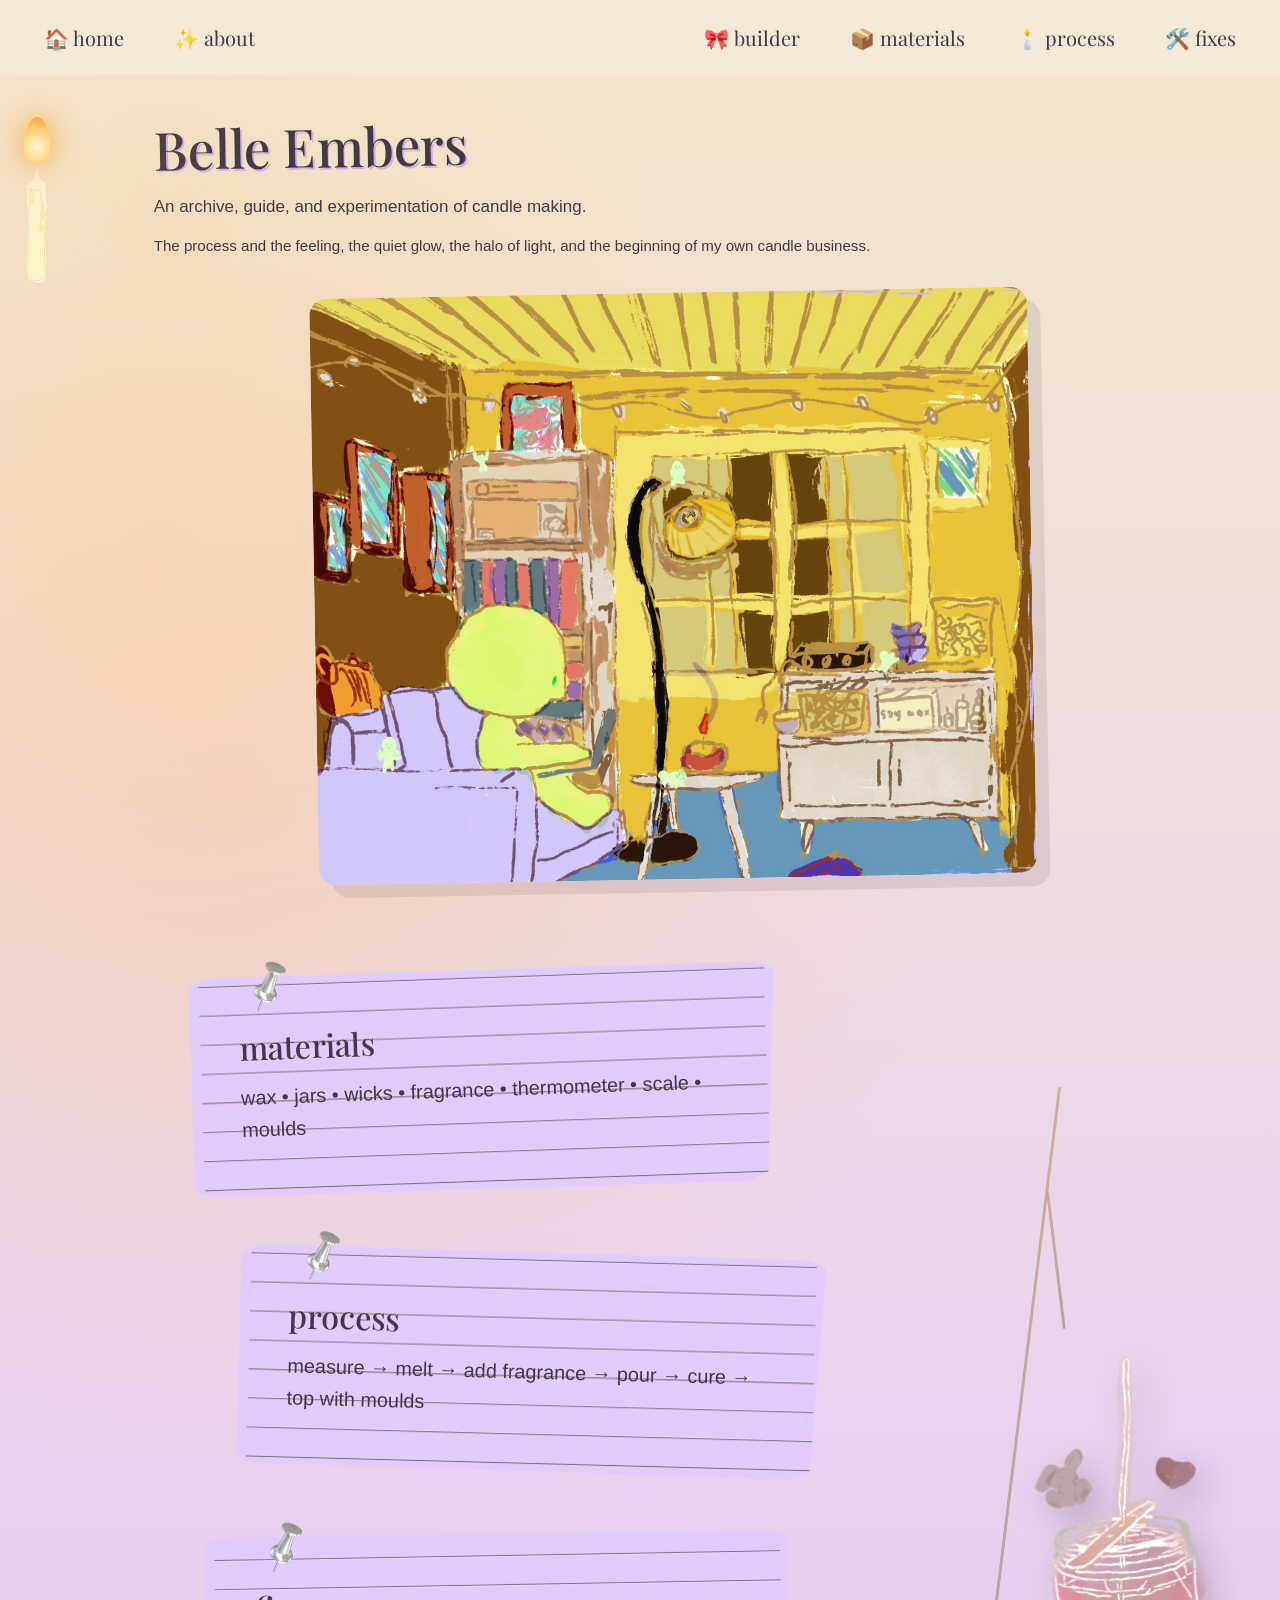
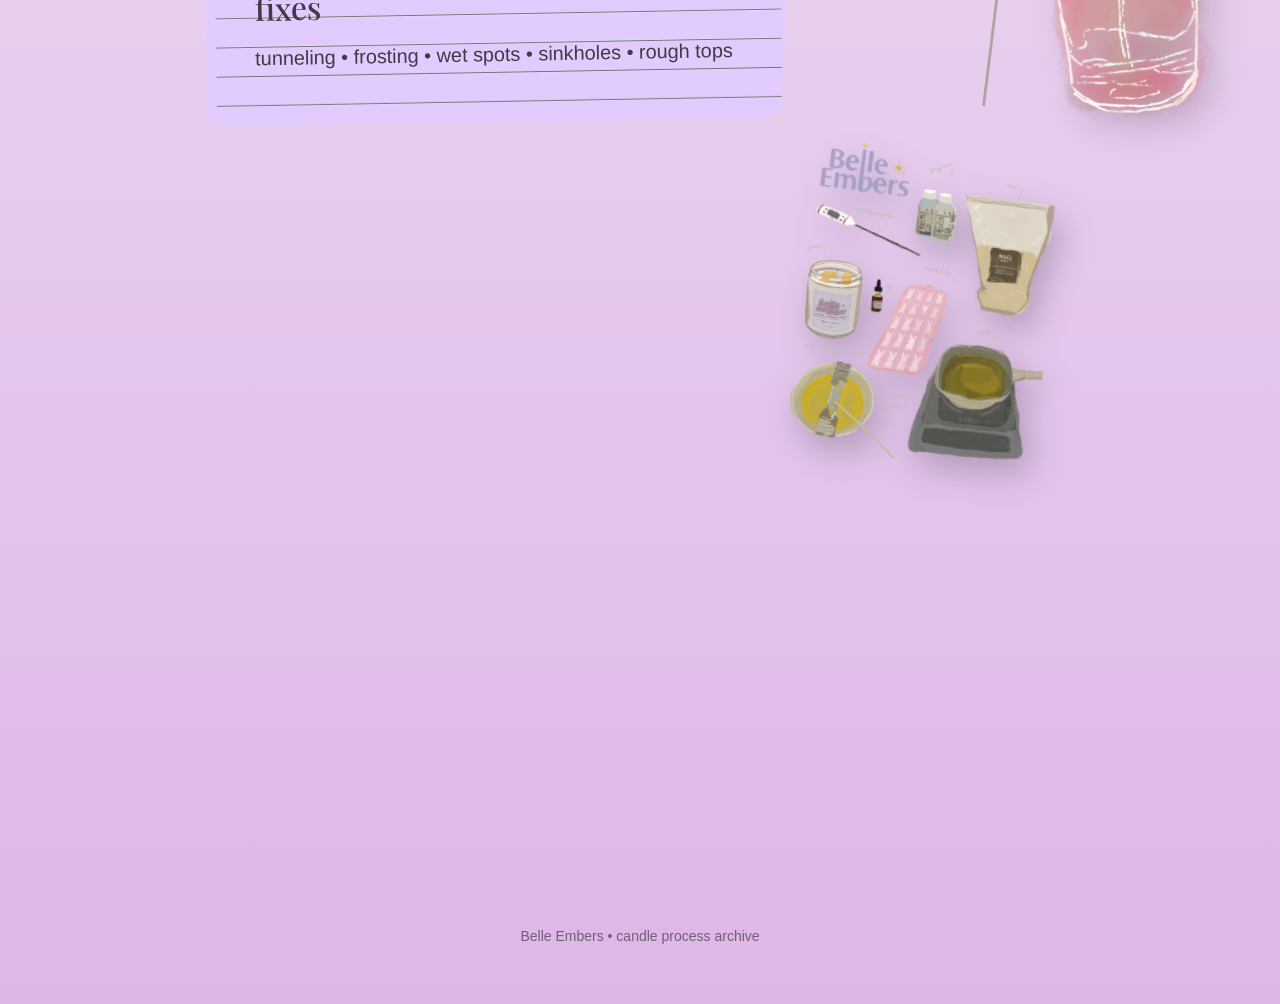
<file: index.html>
<!DOCTYPE html>
<html lang="en">
<head>
  <meta charset="UTF-8">

  <!-- this is the title that shows on the browser tab -->
  <title>Belle Embers</title>

  <meta name="viewport" content="width=device-width, initial-scale=1.0">

  <!-- little icon in the browser tab -->
  <!-- <link rel="icon" type="image/png" href="Candle icon .png"> -->

  <!-- connecting to google fonts -->
  <link rel="preconnect" href="https://fonts.googleapis.com">
  <link rel="preconnect" href="https://fonts.gstatic.com" crossorigin>

  <!-- importing playfair display font -->
  <link href="https://fonts.googleapis.com/css2?family=Playfair+Display:wght@500&display=swap" rel="stylesheet">

  <!-- linking my css file -->
  <link rel="stylesheet" href="candle.css">
</head>

<body class="home">

  <!-- navigation menu -->
  <nav class="menu">
    <div class="menu-left">
      <a href="index.html" class="active">🏠 home</a>
      <a href="about.html">✨ about</a>
    </div>

    <div class="menu-right">
      <a href="builder.html">🎀 builder</a>
      <a href="materials.html">📦 materials</a>
      <a href="process.html">🕯️ process</a>
      <a href="fixes.html">🛠️ fixes</a>
    </div>
  </nav>

  <!-- this is my candle that stays on the left side of the screen -->
  <div class="left-candle">
    <div id="taper" class="taper-wrap">

      <!-- flame -->
      <div id="flame" class="flame"></div>

      <!-- little glowing embers around the flame -->
      <div class="ember ember-one"></div>
      <div class="ember ember-two"></div>
      <div class="ember ember-three"></div>
      <div class="ember ember-four"></div>

      <!-- candle drawing image -->
      <img src="Candle drawing.svg" class="candle-img" alt="Candle drawing">

      <!-- glow around the flame -->
      <div id="flameHalo" class="flame-halo"></div>
    </div>
  </div>

  <!-- main page content -->
  <main class="wall">
    <div id="scene" class="scene">

      <!-- main title -->
      <h1 class="title">Belle Embers</h1>

      <!-- intro text -->
      <p class="intro">
        An archive, guide, and experimentation of candle making.
      </p>

      <p>
        The process and the feeling, the quiet glow, the halo of light, and the beginning of my own candle business.
      </p>

      <!-- large room image -->
      <img src="Room.jpg" class="room" alt="Belle Embers room scene">

      <!-- information cards -->
      <a href="materials.html" class="card-link">
        <section class="text-block card-one">
          <h2>materials</h2>
          <p>wax • jars • wicks • fragrance • thermometer • scale • moulds</p>
        </section>
      </a>

      <a href="process.html" class="card-link">
        <section class="text-block card-two">
          <h2>process</h2>
          <p>measure → melt → add fragrance → pour → cure → top with moulds</p>
        </section>
      </a>

      <a href="fixes.html" class="card-link">
        <section class="text-block card-three">
          <h2>fixes</h2>
          <p>tunneling • frosting • wet spots • sinkholes • rough tops</p>
        </section>
      </a>

      <!-- hanging decorative drawings -->
      <div class="hanging-piece piece-one">
        <span class="piece-string"></span>
        <img src="Jarbunny.png" alt="Jar bunny drawing">
      </div>

      <div class="hanging-piece piece-two">
        <span class="piece-string"></span>
        <img src="Belle embers.png" alt="Belle Embers drawing">
      </div>

      <!-- sparkles that appear as you scroll -->
      <div class="sparkle sparkle-one"></div>
      <div class="sparkle sparkle-two"></div>
      <div class="sparkle sparkle-three"></div>
      <div class="sparkle sparkle-four"></div>
      <div class="sparkle sparkle-five"></div>
      <div class="sparkle sparkle-six"></div>

    </div>
  </main>

  <!-- footer -->
  <footer class="footer">
    Belle Embers • candle process archive
  </footer>

  <!-- linking my javascript -->
  <script src="candle.js"></script>
</body>
</html>
</file>
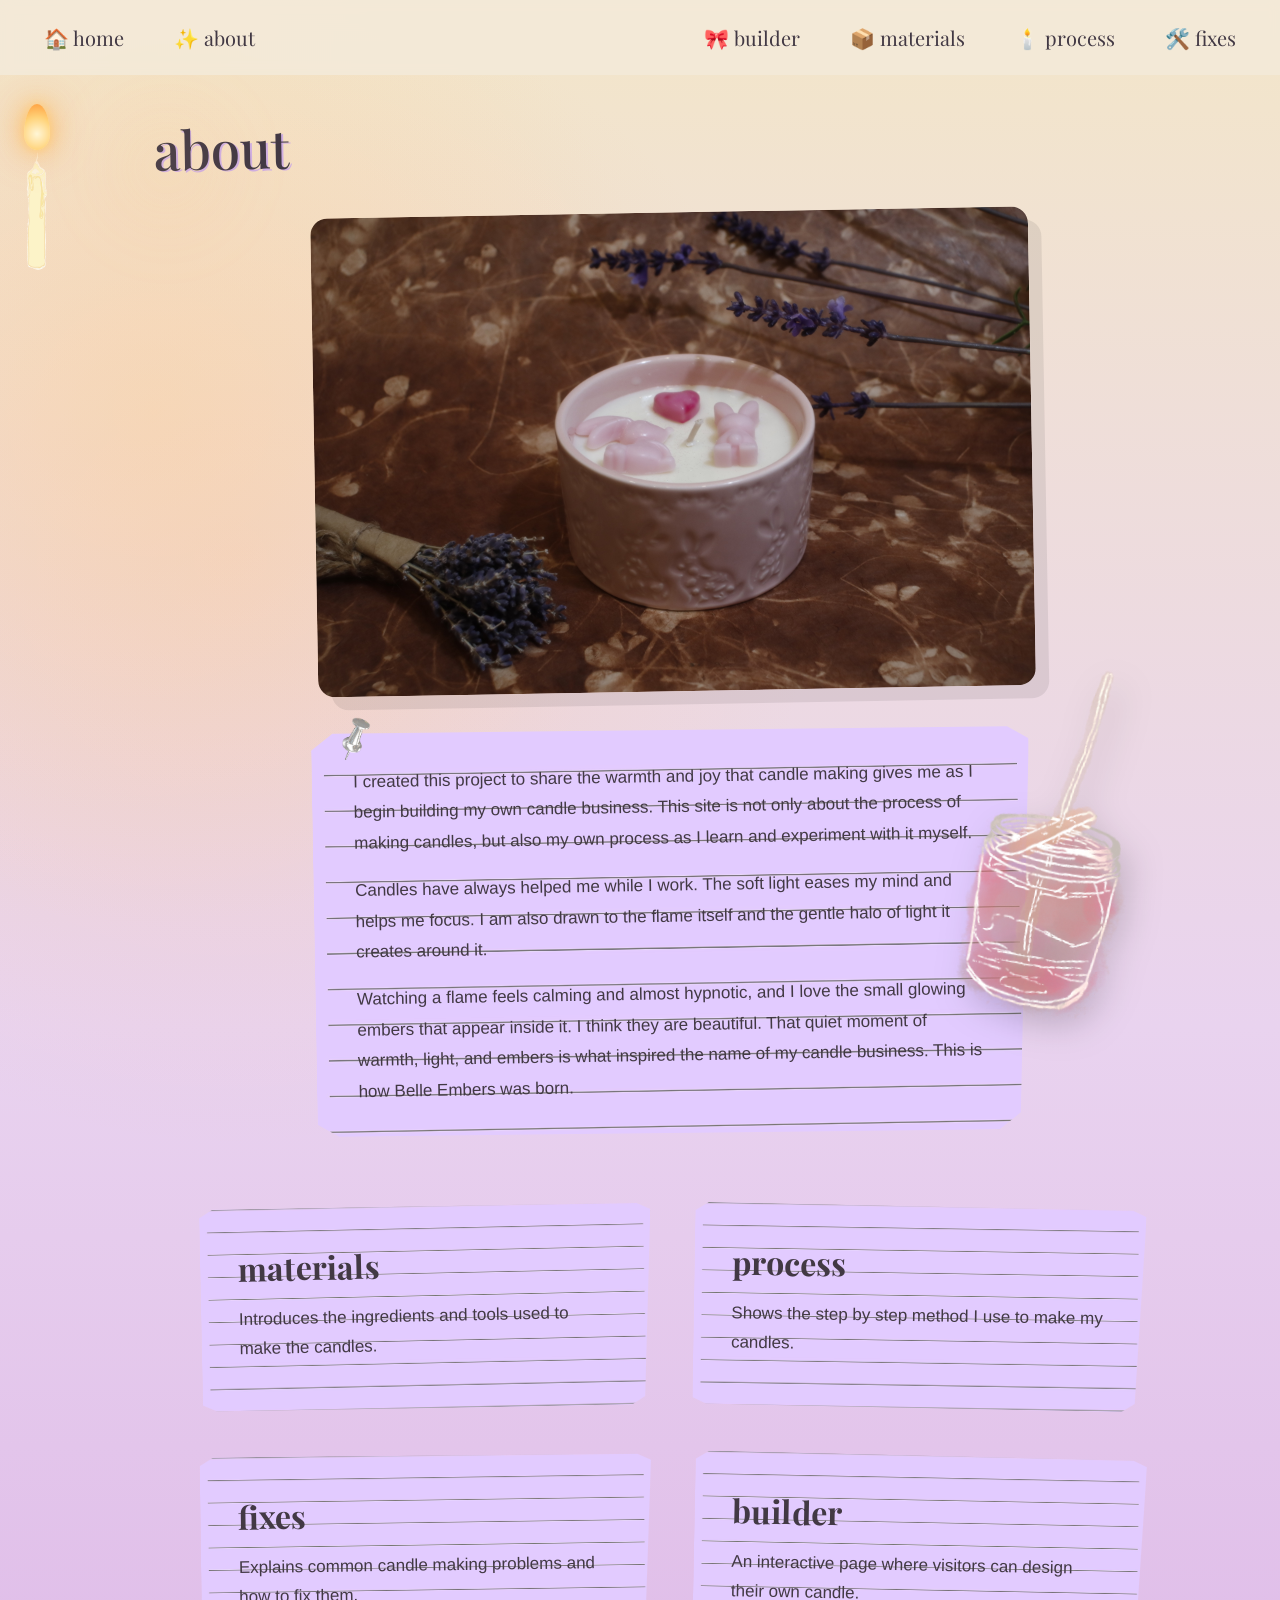
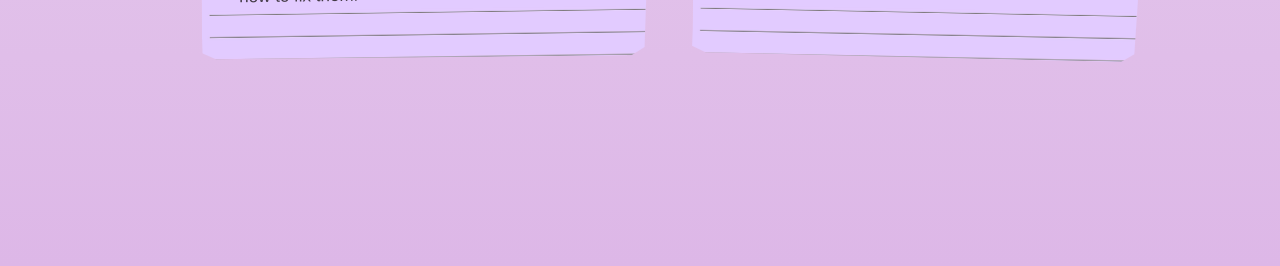
<file: about.html>
<!DOCTYPE html>
<html lang="en">
<head>
  <meta charset="UTF-8">
  <title>About • Belle Embers</title>
  <meta name="viewport" content="width=device-width, initial-scale=1.0">

  <link rel="icon" type="image/png" href="candle-icon.png">

  <link rel="preconnect" href="https://fonts.googleapis.com">
  <link rel="preconnect" href="https://fonts.gstatic.com" crossorigin>
  <link href="https://fonts.googleapis.com/css2?family=Playfair+Display:wght@500&display=swap" rel="stylesheet">

  <link rel="stylesheet" href="candle.css">
</head>

<body class="about-home">

  <nav class="menu">
    <div class="menu-left">
      <a href="index.html">🏠 home</a>
      <a href="about.html" class="active">✨ about</a>
    </div>

    <div class="menu-right">
      <a href="builder.html">🎀 builder</a>
      <a href="materials.html">📦 materials</a>
      <a href="process.html">🕯️ process</a>
      <a href="fixes.html">🛠️ fixes</a>
    </div>
  </nav>

  <div class="left-candle">
    <div id="taper" class="taper-wrap">
      <div id="flame" class="flame"></div>

      <div class="ember ember-one"></div>
      <div class="ember ember-two"></div>
      <div class="ember ember-three"></div>
      <div class="ember ember-four"></div>

      <img src="Candle drawing.svg" class="candle-img" alt="Candle drawing">
      <div id="flameHalo" class="flame-halo"></div>
    </div>
  </div>

  <main class="wall">
    <div id="aboutScene" class="about-scene">

      <h1 class="title">about</h1>

      <img src="aboutbelle.JPG" class="about-hero" alt="Belle Embers candles">

      <img src="Jar.png" class="about-jar" alt="Jar drawing">

      <section class="about-intro-block">
        <p class="about-intro">
          I created this project to share the warmth and joy that candle making gives me as I begin building my own candle business. This site is not only about the process of making candles, but also my own process as I learn and experiment with it myself.
        </p>

        <p class="about-intro">
          Candles have always helped me while I work. The soft light eases my mind and helps me focus. I am also drawn to the flame itself and the gentle halo of light it creates around it.
        </p>

        <p class="about-intro">
          Watching a flame feels calming and almost hypnotic, and I love the small glowing embers that appear inside it. I think they are beautiful. That quiet moment of warmth, light, and embers is what inspired the name of my candle business. This is how Belle Embers was born.
        </p>
      </section>

      <div class="about-grid">
        <section class="about-card">
          <h2>materials</h2>
          <p>Introduces the ingredients and tools used to make the candles.</p>
        </section>

        <section class="about-card">
          <h2>process</h2>
          <p>Shows the step by step method I use to make my candles.</p>
        </section>

        <section class="about-card">
          <h2>fixes</h2>
          <p>Explains common candle making problems and how to fix them.</p>
        </section>

        <section class="about-card">
          <h2>builder</h2>
          <p>An interactive page where visitors can design their own candle.</p>
        </section>
      </div>

    </div>
  </main>

  <script src="candle.js"></script>
</body>
</html>
</file>
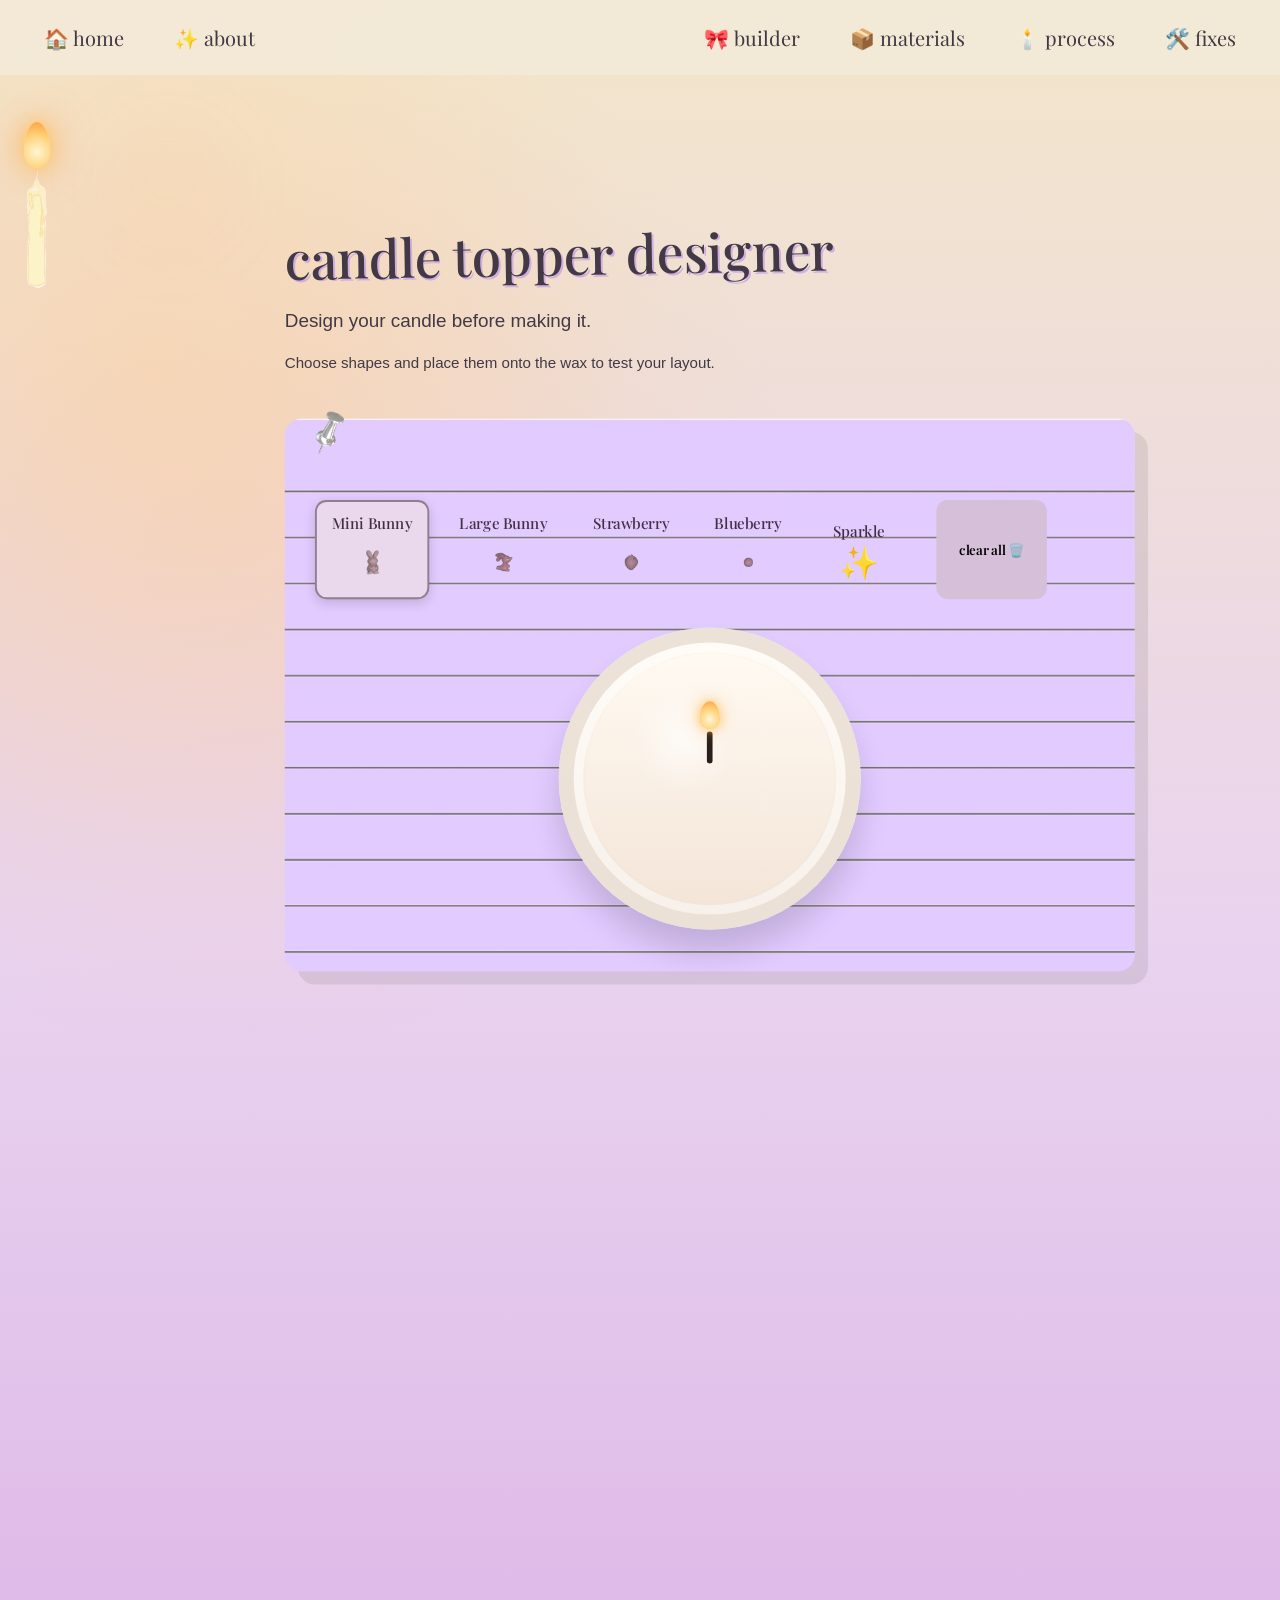
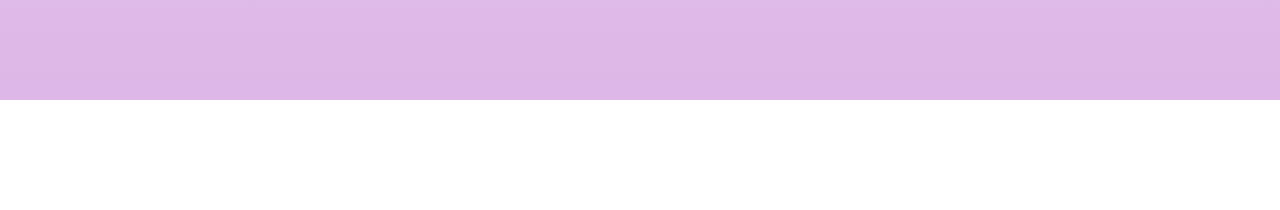
<file: builder.html>
<!DOCTYPE html>
<html lang="en">
<head>
  <meta charset="UTF-8">
  <title>Builder • Belle Embers</title>
  <meta name="viewport" content="width=device-width, initial-scale=1.0">

  <link rel="icon" type="image/png" href="candle-icon.png">
  <link rel="preconnect" href="https://fonts.googleapis.com">
  <link rel="preconnect" href="https://fonts.gstatic.com" crossorigin>
  <link href="https://fonts.googleapis.com/css2?family=Playfair+Display:wght@500&display=swap" rel="stylesheet">
  <link rel="stylesheet" href="candle.css">

  <style>
    .builder-intro{
      max-width:760px;
      margin-top:22px;
      font-size:20px;
      line-height:1.6;
    }

    .builder-scene{
      position:relative;
      width:1330px;
      min-height:1800px;
      margin:0 auto;
      padding:110px 80px 220px 220px;
      transform-origin:top center;
    }

    .builder-box{
      position:relative;
      width:900px;
      max-width:100%;
      margin-top:50px;
      padding:36px 32px 44px;
    }

    .builder-box::after{
      content:"";
      position:absolute;
      inset:0;
      z-index:-1;
      background-image:url("purpleindex.jpg");
      background-size:cover;
      background-position:center;
      box-shadow:14px 14px 0 rgba(0,0,0,.08);
      border-radius:18px;
    }

    .builder-box::before{
      content:"";
      position:absolute;
      top:-14px;
      left:18px;
      width:60px;
      height:60px;
      background-image:url("silverpushpin.png");
      background-size:contain;
      background-repeat:no-repeat;
    }

    .builder-box h2{
      font-family:"Playfair Display", serif;
      font-size:32px;
    }

    .builder-controls{
      display:flex;
      flex-wrap:wrap;
      gap:16px;
      margin:50px 0 30px;
    }

    .builder-controls button{
      border:none;
      background:none;
      cursor:pointer;
      display:flex;
      flex-direction:column;
      align-items:center;
      gap:6px;
    }

    .builder-controls button .topper-title{
      font-family:"Playfair Display", serif;
      font-size:16px;
      font-weight:500;
      color:#422f44;
      text-align:center;
    }

    .builder-controls button img{
      width:50px;
      height:auto;
      border-radius:12px;
      border:none;
      box-shadow:none;
      transition:transform 0.2s;
    }

    .builder-controls button.active img{
      transform:scale(1.12);
      border:none;
      box-shadow:none;
    }

    .builder-controls button:hover img{
      transform:scale(1.08);
    }

    #clearBtn{
      font-size:14px;
      padding:14px 24px;
      background:#d6bfd8;
      font-weight:600;
      border-radius:12px;
      cursor:pointer;
      margin-left:16px;
    }

    .builder-canvas-wrap{
      display:flex;
      justify-content:center;
    }

    .candle-top{
      position:relative;
      width:320px;
      height:320px;
      border-radius:50%;
      background:
        radial-gradient(circle at 35% 30%, rgba(255,255,255,.8), transparent 22%),
        linear-gradient(180deg,#fff9f1 0%,#f0e3d7 100%);
      box-shadow:
        inset 0 0 0 16px rgba(235,225,214,.95),
        inset 0 0 0 26px rgba(255,255,255,.45),
        0 24px 32px rgba(0,0,0,.14);
      cursor:crosshair;
    }

    .wax-surface{
      position:absolute;
      inset:28px;
      border-radius:50%;
      background:
        radial-gradient(circle at 40% 35%, rgba(255,255,255,.6), transparent 24%),
        linear-gradient(180deg,#fffaf2 0%,#f4e5d8 100%);
    }

    .top-wick{
      position:absolute;
      top:110px;
      left:50%;
      width:6px;
      height:34px;
      background:#2b1f1b;
      transform:translateX(-50%);
      border-radius:3px;
      z-index:6;
    }

    .top-flame{
      position:absolute;
      top:78px;
      left:50%;
      width:22px;
      height:30px;
      transform:translateX(-50%);
      border-radius:50% 50% 50% 50% / 65% 65% 35% 35%;
      background:radial-gradient(circle at 50% 65%, #fff6d6, #ffd37a, #ff9c3a);
      box-shadow:
        0 0 10px #ffcf7a,
        0 0 20px rgba(255,170,60,.45);
      animation:flicker 1s infinite alternate;
      z-index:7;
    }

    @keyframes flicker{
      0%{transform:translateX(-50%) rotate(-2deg);}
      100%{transform:translateX(-50%) rotate(2deg);}
    }

    .placed-topper{
      position:absolute;
      transform:translate(-50%, -50%);
      pointer-events:none;
    }

    .placed-topper img{
      display:block;
      height:auto;
    }

    .placed-glitter{
      position:absolute;
      font-size:16px;
      transform:translate(-50%, -50%);
      pointer-events:none;
      opacity:0.9;
      filter:
        drop-shadow(0 0 4px rgba(255,255,255,.9))
        drop-shadow(0 0 6px rgba(255,220,180,.8));
      animation:glitterTwinkle 1.8s infinite;
    }

    @keyframes glitterTwinkle{
      0%{opacity:0.4; transform:translate(-50%, -50%) scale(.8);}
      50%{opacity:1; transform:translate(-50%, -50%) scale(1.2);}
      100%{opacity:0.5; transform:translate(-50%, -50%) scale(.9);}
    }

    @media (max-width: 900px){
      .builder-scene{
        width:100%;
        min-height:auto;
        margin:0;
        padding:0;
        transform:none !important;
      }

      .builder-box{
        width:100%;
        padding:28px 18px 32px;
      }
    }
  </style>
</head>

<body class="builder-home">

  <nav class="menu">
    <div class="menu-left">
      <a href="index.html">🏠 home</a>
      <a href="about.html">✨ about</a>
    </div>

    <div class="menu-right">
      <a href="builder.html" class="active">🎀 builder</a>
      <a href="materials.html">📦 materials</a>
      <a href="process.html">🕯️ process</a>
      <a href="fixes.html">🛠️ fixes</a>
    </div>
  </nav>

  <div class="left-candle">
    <div id="taper" class="taper-wrap">
      <div id="flame" class="flame"></div>

      <div class="ember ember-one"></div>
      <div class="ember ember-two"></div>
      <div class="ember ember-three"></div>
      <div class="ember ember-four"></div>

      <img src="Candle drawing.svg" class="candle-img" alt="Candle drawing">
      <div id="flameHalo" class="flame-halo"></div>
    </div>
  </div>

  <main class="wall">
    <div id="builderScene" class="builder-scene">

      <h1 class="title">candle topper designer</h1>

      <p class="builder-intro">Design your candle before making it.</p>
      <p>Choose shapes and place them onto the wax to test your layout.</p>

      <section class="builder-box">

        <div class="builder-controls">
          <button class="topper-btn active" data-topper="smallbunny.png" type="button">
            <div class="topper-title">Mini Bunny</div>
            <img src="smallbunny.png" alt="Mini Bunny topper">
          </button>

          <button class="topper-btn" data-topper="largebunny.png" type="button">
            <div class="topper-title">Large Bunny</div>
            <img src="largebunny.png" alt="Large Bunny topper">
          </button>

          <button class="topper-btn" data-topper="strawberry.png" type="button">
            <div class="topper-title">Strawberry</div>
            <img src="strawberry.png" alt="Strawberry topper">
          </button>

          <button class="topper-btn" data-topper="blueberry.png" type="button">
            <div class="topper-title">Blueberry</div>
            <img src="blueberry.png" alt="Blueberry topper">
          </button>

          <button class="topper-btn" data-topper="✨" type="button">
            <div class="topper-title">Sparkle</div>
            <div class="sparkle-icon">✨</div>
          </button>

          <button id="clearBtn" type="button">clear all 🗑️</button>
        </div>

        <div class="builder-canvas-wrap">
          <div class="candle-top" id="candleTop">
            <div class="wax-surface"></div>
            <div class="top-wick"></div>
            <div class="top-flame"></div>
          </div>
        </div>

      </section>
    </div>
  </main>

  <script>
    const candleTop = document.getElementById("candleTop");
    const topperButtons = document.querySelectorAll(".topper-btn");
    const clearBtn = document.getElementById("clearBtn");

    let currentTopper = "smallbunny.png";
    let isGlitter = false;

    topperButtons.forEach((btn) => {
      btn.onclick = () => {
        currentTopper = btn.dataset.topper;
        isGlitter = currentTopper === "✨";
        topperButtons.forEach((b) => b.classList.remove("active"));
        btn.classList.add("active");
      };
    });

    candleTop.onclick = (e) => {
      const rect = candleTop.getBoundingClientRect();
      const item = document.createElement("div");

      if (isGlitter) {
        item.className = "placed-glitter";
        item.textContent = "✨";
      } else {
        item.className = "placed-topper";
        const img = document.createElement("img");
        img.src = currentTopper;
        img.alt = "";

        if (currentTopper.includes("largebunny")) img.style.width = "140px";
        else if (currentTopper.includes("smallbunny")) img.style.width = "130px";
        else if (currentTopper.includes("strawberry")) img.style.width = "140px";
        else if (currentTopper.includes("blueberry")) img.style.width = "130px";

        img.style.height = "auto";
        item.appendChild(img);
      }

      item.style.left = (e.clientX - rect.left) + "px";
      item.style.top = (e.clientY - rect.top) + "px";

      candleTop.appendChild(item);
    };

    clearBtn.onclick = () => {
      document.querySelectorAll(".placed-topper, .placed-glitter").forEach((el) => el.remove());
    };
  </script>

  <script src="candle.js"></script>
</body>
</html>
</file>
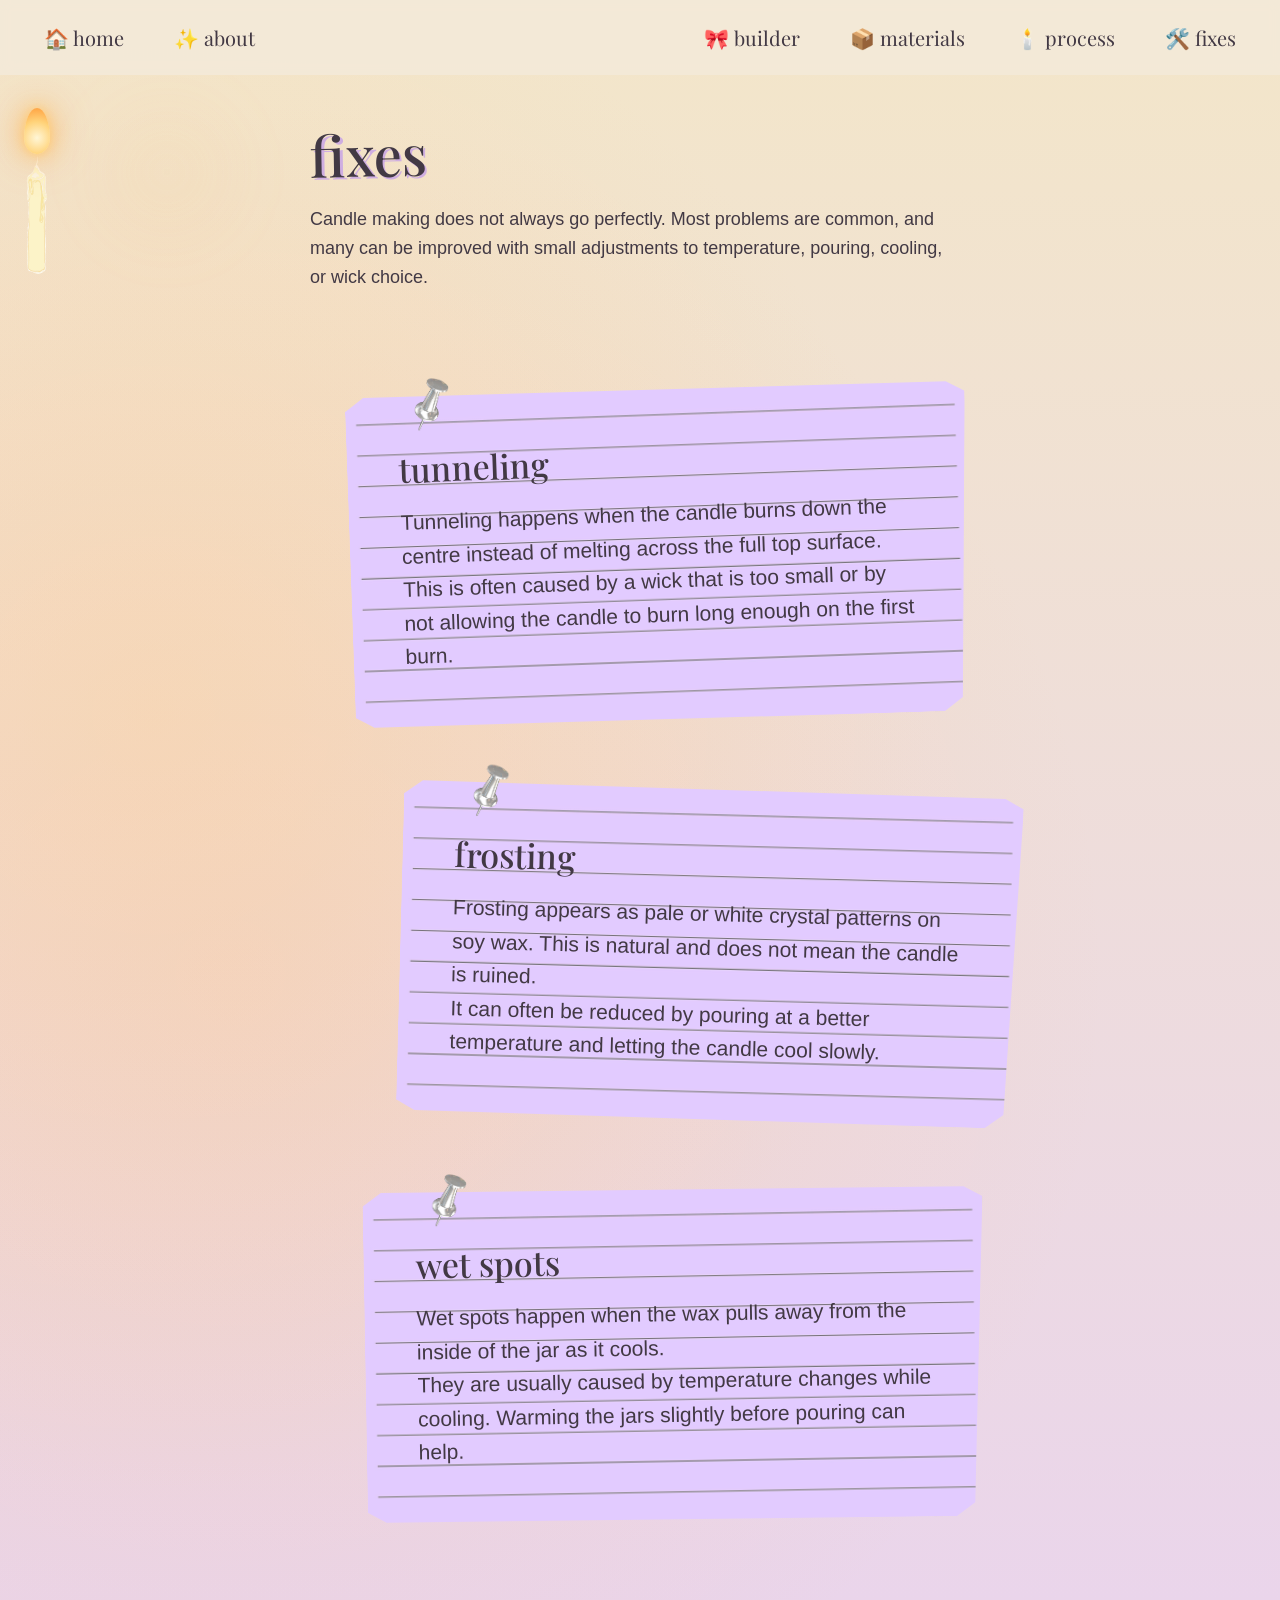
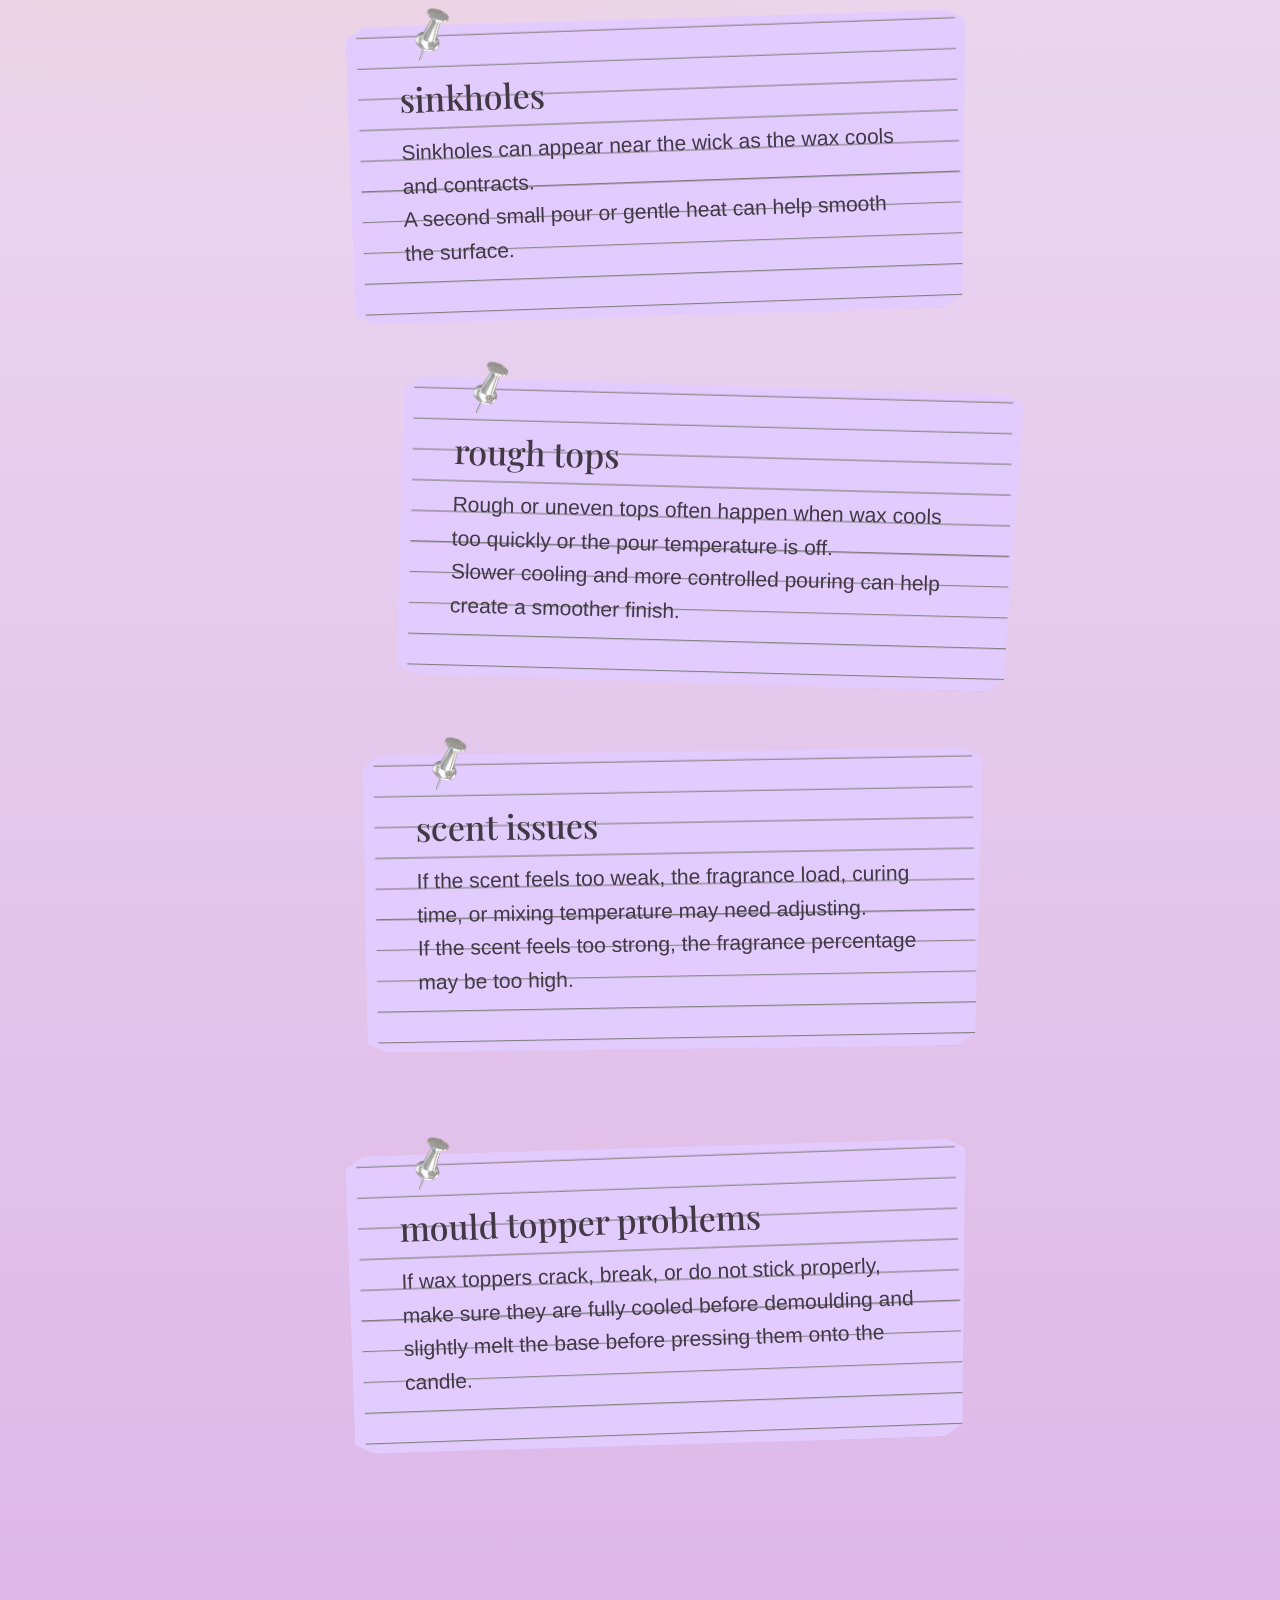
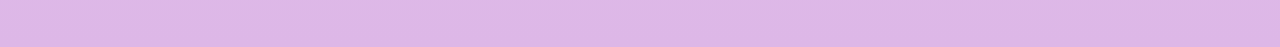
<file: fixes.html>
<!DOCTYPE html>
<html lang="en">
<head>
  <meta charset="UTF-8">
  <title>Fixes • Belle Embers</title>
  <meta name="viewport" content="width=device-width, initial-scale=1.0">

  <link rel="icon" type="image/png" href="candle-icon.png">

  <link rel="preconnect" href="https://fonts.googleapis.com">
  <link rel="preconnect" href="https://fonts.gstatic.com" crossorigin>
  <link href="https://fonts.googleapis.com/css2?family=Playfair+Display:wght@500&display=swap" rel="stylesheet">

  <link rel="stylesheet" href="candle.css">
</head>

<body>

  <nav class="menu">
    <div class="menu-left">
      <a href="index.html">🏠 home</a>
      <a href="about.html">✨ about</a>
    </div>

    <div class="menu-right">
      <a href="builder.html">🎀 builder</a>
      <a href="materials.html">📦 materials</a>
      <a href="process.html">🕯️ process</a>
      <a href="fixes.html" class="active">🛠️ fixes</a>
    </div>
  </nav>

  <div class="left-candle">
    <div id="taper" class="taper-wrap">
      <div id="flame" class="flame"></div>

      <div class="ember ember-one"></div>
      <div class="ember ember-two"></div>
      <div class="ember ember-three"></div>
      <div class="ember ember-four"></div>

      <img src="Candle drawing.svg" class="candle-img" alt="Candle drawing">
      <div id="flameHalo" class="flame-halo"></div>
    </div>
  </div>

  <main class="wall info-wall">
    <h1 class="title">fixes</h1>

    <p class="intro">
      Candle making does not always go perfectly. Most problems are common, and many can be improved with small adjustments to temperature, pouring, cooling, or wick choice.
    </p>

    <section class="text-block card-one">
      <h2>tunneling</h2>
      <p>Tunneling happens when the candle burns down the centre instead of melting across the full top surface.</p>
      <p>This is often caused by a wick that is too small or by not allowing the candle to burn long enough on the first burn.</p>
    </section>

    <section class="text-block card-two">
      <h2>frosting</h2>
      <p>Frosting appears as pale or white crystal patterns on soy wax. This is natural and does not mean the candle is ruined.</p>
      <p>It can often be reduced by pouring at a better temperature and letting the candle cool slowly.</p>
    </section>

    <section class="text-block card-three">
      <h2>wet spots</h2>
      <p>Wet spots happen when the wax pulls away from the inside of the jar as it cools.</p>
      <p>They are usually caused by temperature changes while cooling. Warming the jars slightly before pouring can help.</p>
    </section>

    <section class="text-block card-one">
      <h2>sinkholes</h2>
      <p>Sinkholes can appear near the wick as the wax cools and contracts.</p>
      <p>A second small pour or gentle heat can help smooth the surface.</p>
    </section>

    <section class="text-block card-two">
      <h2>rough tops</h2>
      <p>Rough or uneven tops often happen when wax cools too quickly or the pour temperature is off.</p>
      <p>Slower cooling and more controlled pouring can help create a smoother finish.</p>
    </section>

    <section class="text-block card-three">
      <h2>scent issues</h2>
      <p>If the scent feels too weak, the fragrance load, curing time, or mixing temperature may need adjusting.</p>
      <p>If the scent feels too strong, the fragrance percentage may be too high.</p>
    </section>

    <section class="text-block card-one">
      <h2>mould topper problems</h2>
      <p>If wax toppers crack, break, or do not stick properly, make sure they are fully cooled before demoulding and slightly melt the base before pressing them onto the candle.</p>
    </section>
  </main>

  <script src="candle.js"></script>
</body>
</html>
</file>
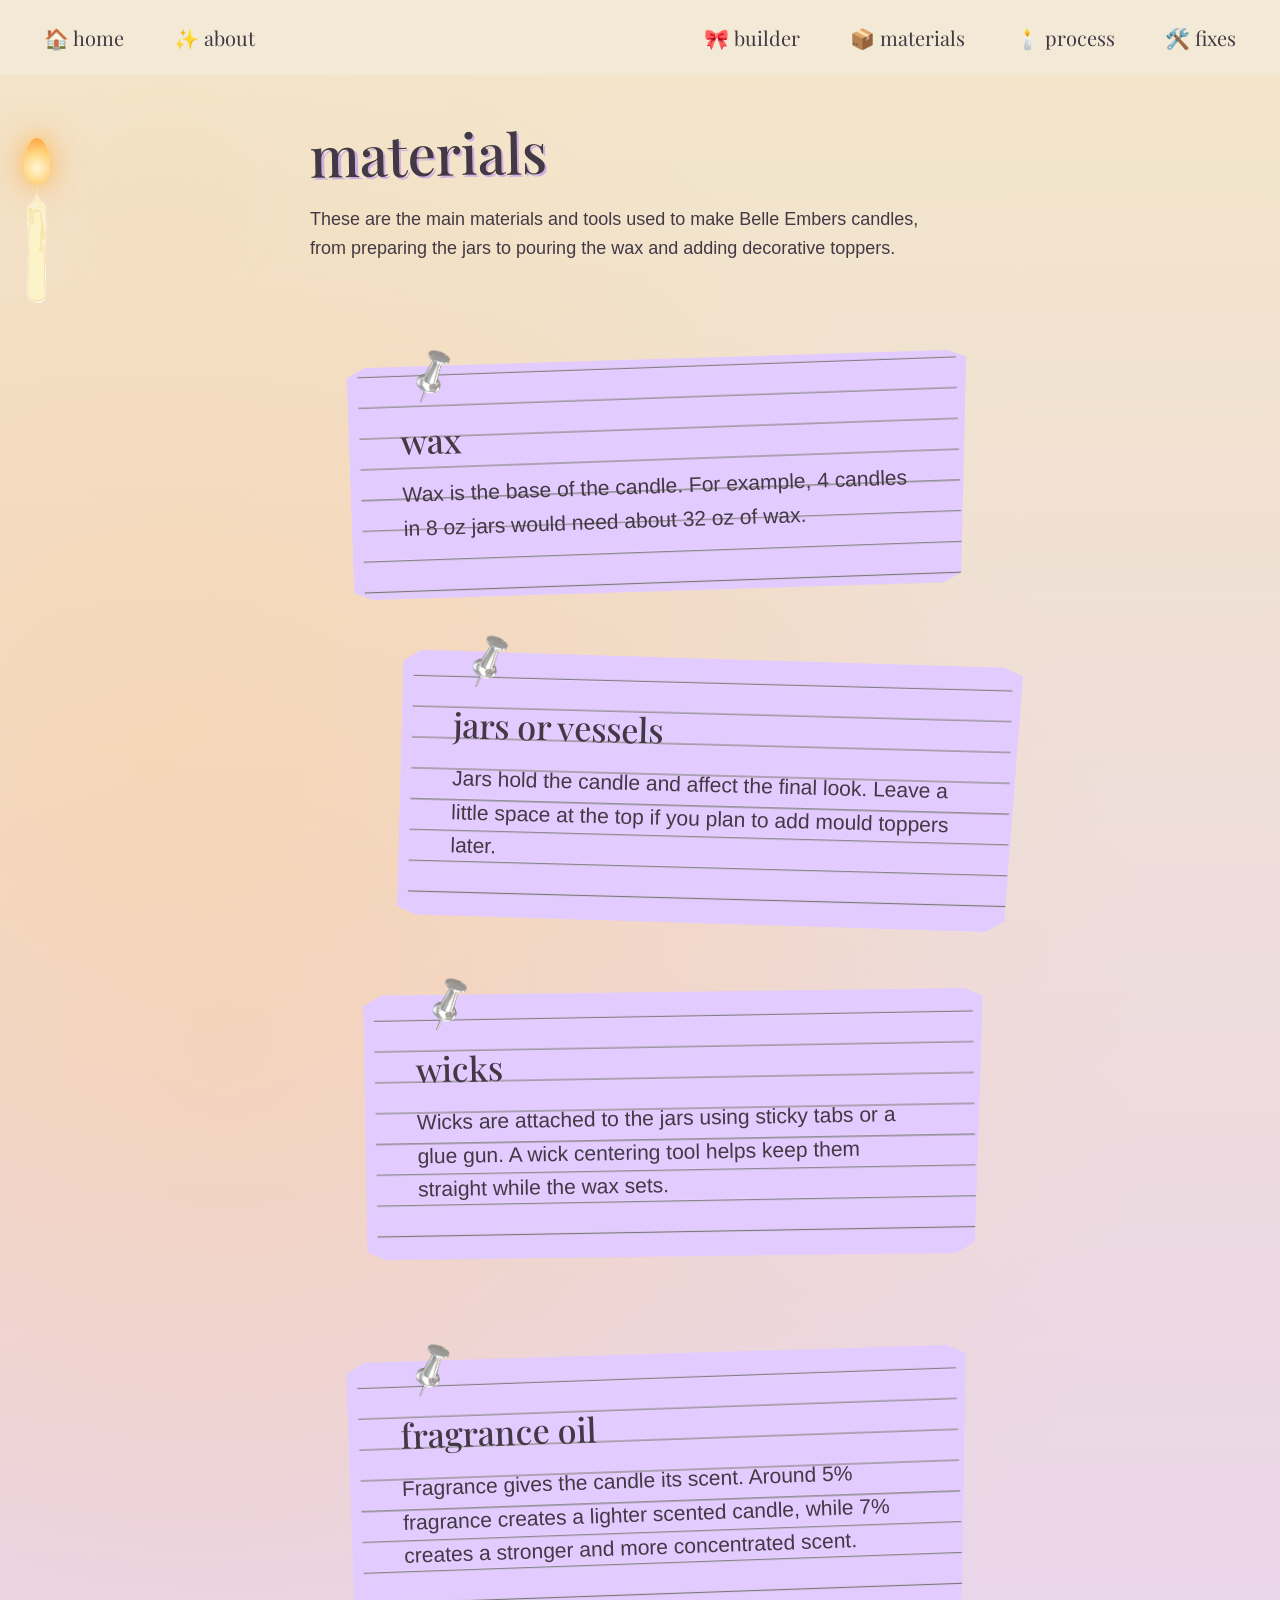
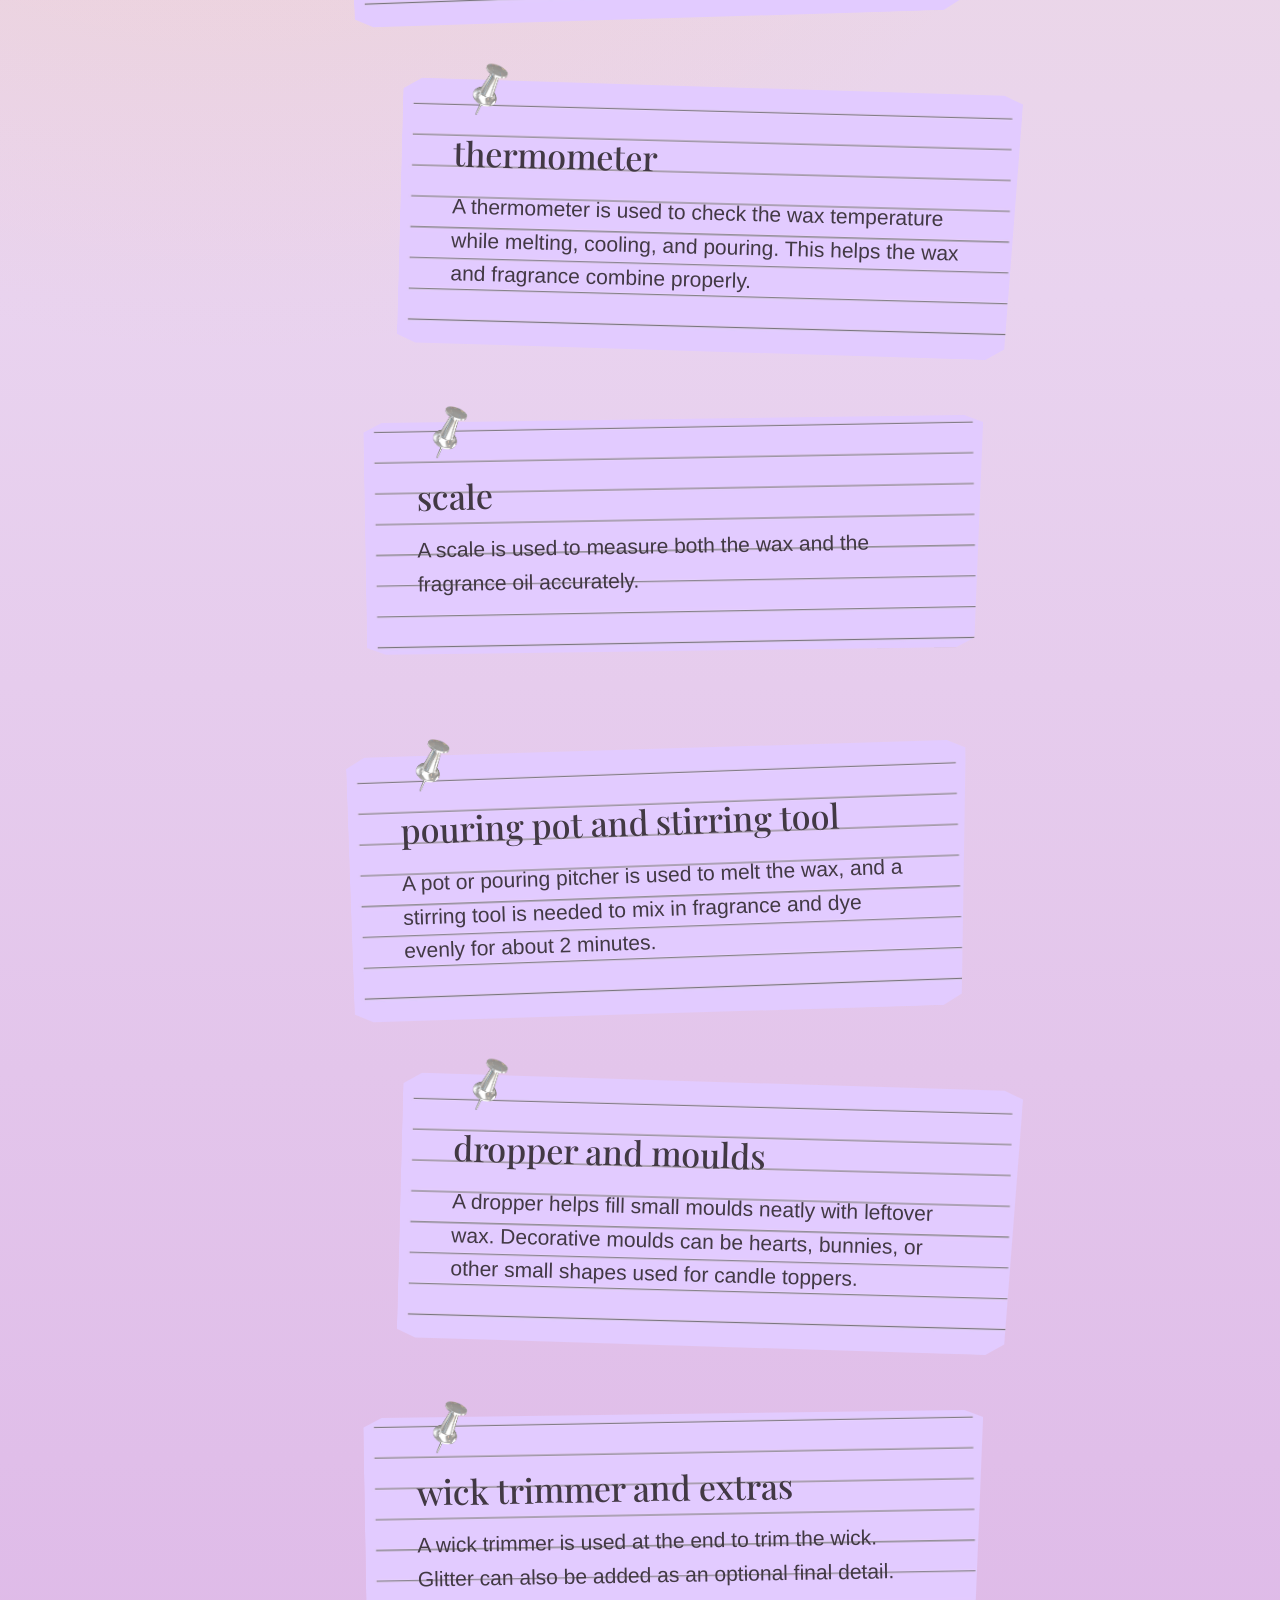
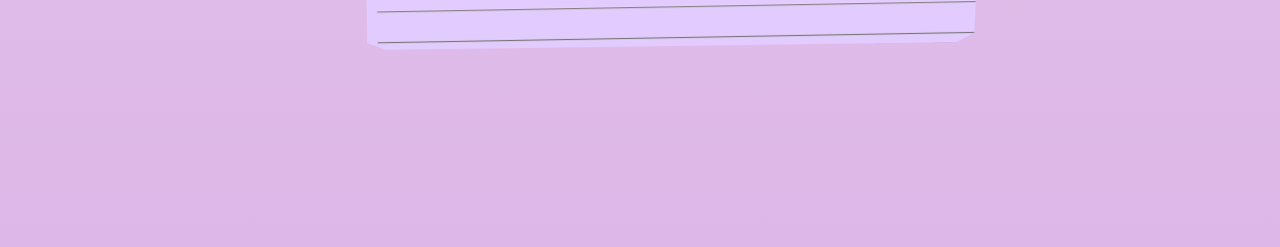
<file: materials.html>
<!DOCTYPE html>
<html lang="en">
<head>
  <meta charset="UTF-8">
  <title>Materials • Belle Embers</title>
  <meta name="viewport" content="width=device-width, initial-scale=1.0">

  <link rel="icon" type="image/png" href="candle-icon.png">

  <link rel="preconnect" href="https://fonts.googleapis.com">
  <link rel="preconnect" href="https://fonts.gstatic.com" crossorigin>
  <link href="https://fonts.googleapis.com/css2?family=Playfair+Display:wght@500&display=swap" rel="stylesheet">

  <link rel="stylesheet" href="candle.css">
</head>

<body>

  <!-- top navigation -->
  <nav class="menu">
    <div class="menu-left">
      <a href="index.html">🏠 home</a>
      <a href="about.html">✨ about</a>
    </div>

    <div class="menu-right">
      <a href="builder.html">🎀 builder</a>
      <a href="materials.html" class="active">📦 materials</a>
      <a href="process.html">🕯️ process</a>
      <a href="fixes.html">🛠️ fixes</a>
    </div>
  </nav>

  <!-- left candle decoration -->
  <div class="left-candle">
    <div id="taper" class="taper-wrap">
      <div id="flame" class="flame"></div>

      <div class="ember ember-one"></div>
      <div class="ember ember-two"></div>
      <div class="ember ember-three"></div>
      <div class="ember ember-four"></div>

      <img src="Candle drawing.svg" class="candle-img" alt="Candle drawing">
      <div id="flameHalo" class="flame-halo"></div>
    </div>
  </div>

  <!-- main content -->
  <main class="wall info-wall">
    <h1 class="title">materials</h1>

    <p class="intro">
      These are the main materials and tools used to make Belle Embers candles, from preparing the jars to pouring the wax and adding decorative toppers.
    </p>

    <section class="text-block card-one">
      <h2>wax</h2>
      <p>Wax is the base of the candle. For example, 4 candles in 8 oz jars would need about 32 oz of wax.</p>
    </section>

    <section class="text-block card-two">
      <h2>jars or vessels</h2>
      <p>Jars hold the candle and affect the final look. Leave a little space at the top if you plan to add mould toppers later.</p>
    </section>

    <section class="text-block card-three">
      <h2>wicks</h2>
      <p>Wicks are attached to the jars using sticky tabs or a glue gun. A wick centering tool helps keep them straight while the wax sets.</p>
    </section>

    <section class="text-block card-one">
      <h2>fragrance oil</h2>
      <p>Fragrance gives the candle its scent. Around 5% fragrance creates a lighter scented candle, while 7% creates a stronger and more concentrated scent.</p>
    </section>

    <section class="text-block card-two">
      <h2>thermometer</h2>
      <p>A thermometer is used to check the wax temperature while melting, cooling, and pouring. This helps the wax and fragrance combine properly.</p>
    </section>

    <section class="text-block card-three">
      <h2>scale</h2>
      <p>A scale is used to measure both the wax and the fragrance oil accurately.</p>
    </section>

    <section class="text-block card-one">
      <h2>pouring pot and stirring tool</h2>
      <p>A pot or pouring pitcher is used to melt the wax, and a stirring tool is needed to mix in fragrance and dye evenly for about 2 minutes.</p>
    </section>

    <section class="text-block card-two">
      <h2>dropper and moulds</h2>
      <p>A dropper helps fill small moulds neatly with leftover wax. Decorative moulds can be hearts, bunnies, or other small shapes used for candle toppers.</p>
    </section>

    <section class="text-block card-three">
      <h2>wick trimmer and extras</h2>
      <p>A wick trimmer is used at the end to trim the wick. Glitter can also be added as an optional final detail.</p>
    </section>
  </main>

  <script src="candle.js"></script>
</body>
</html>
</file>
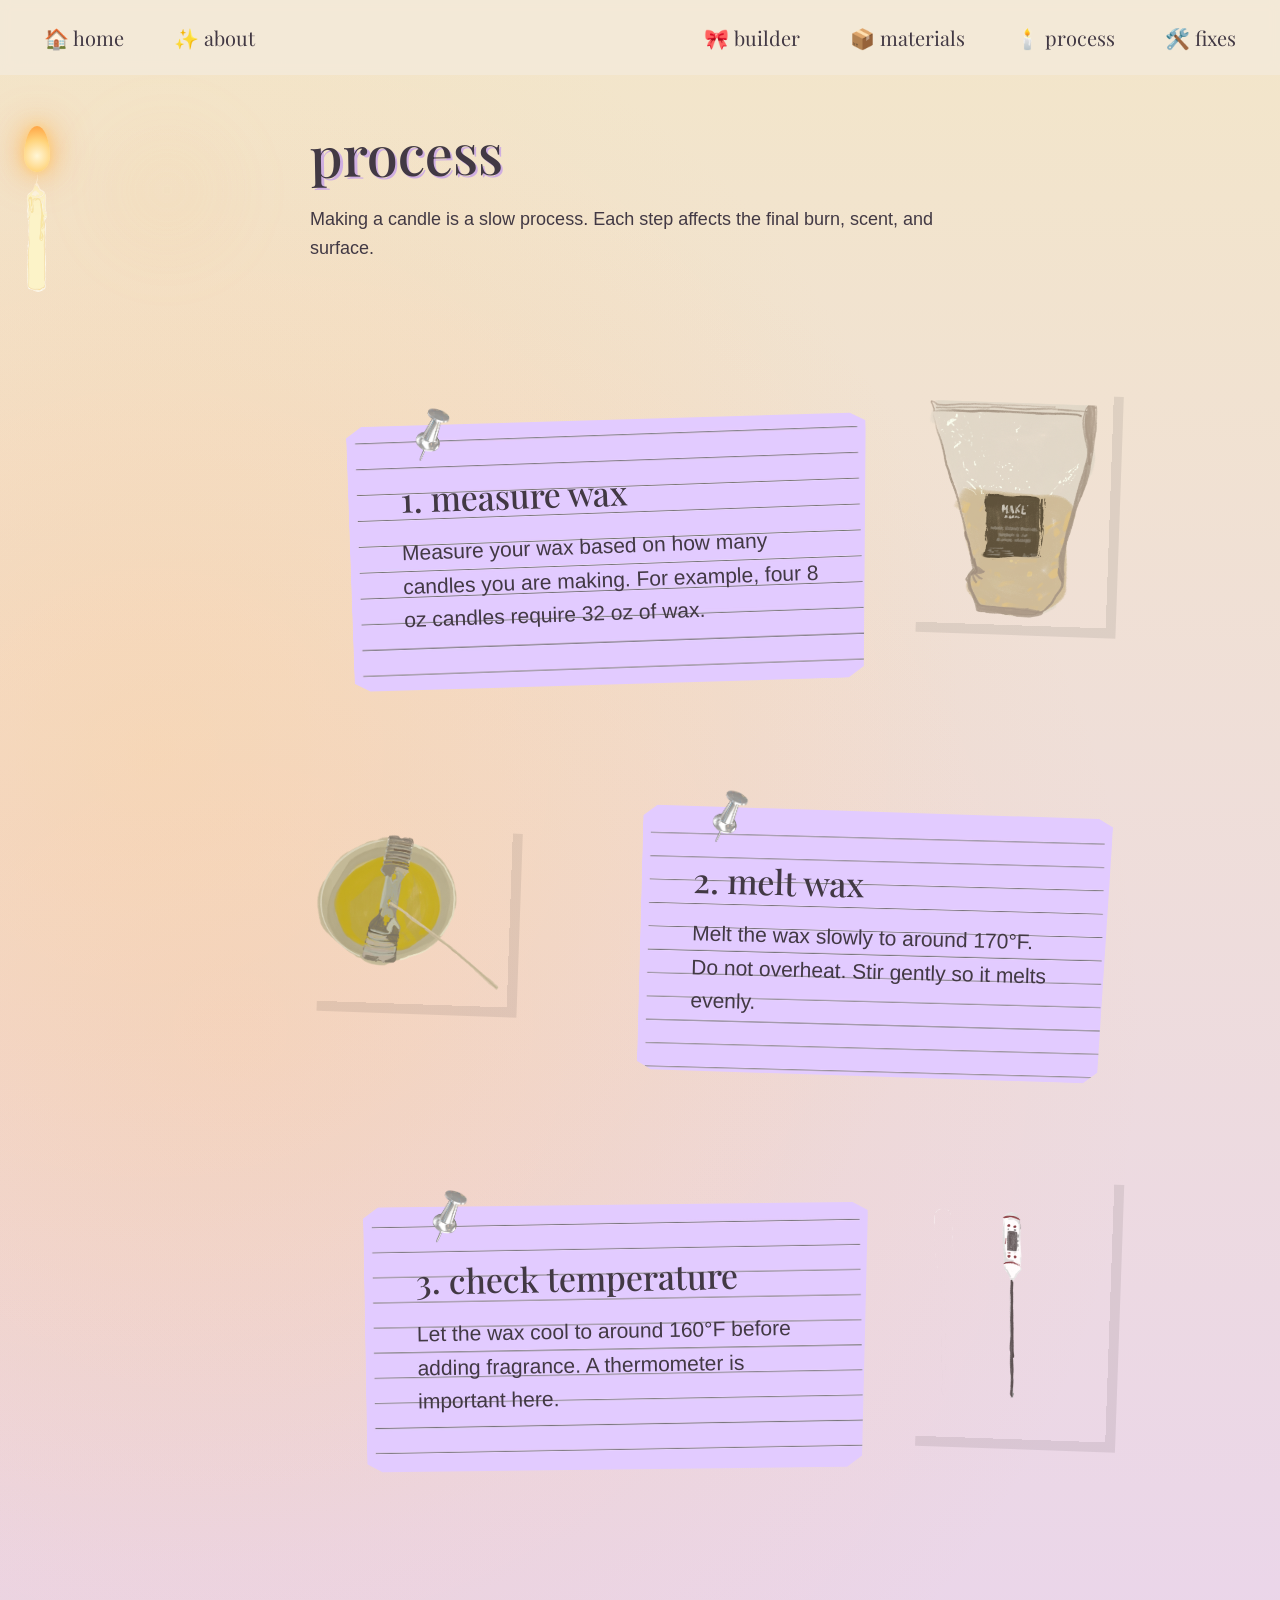
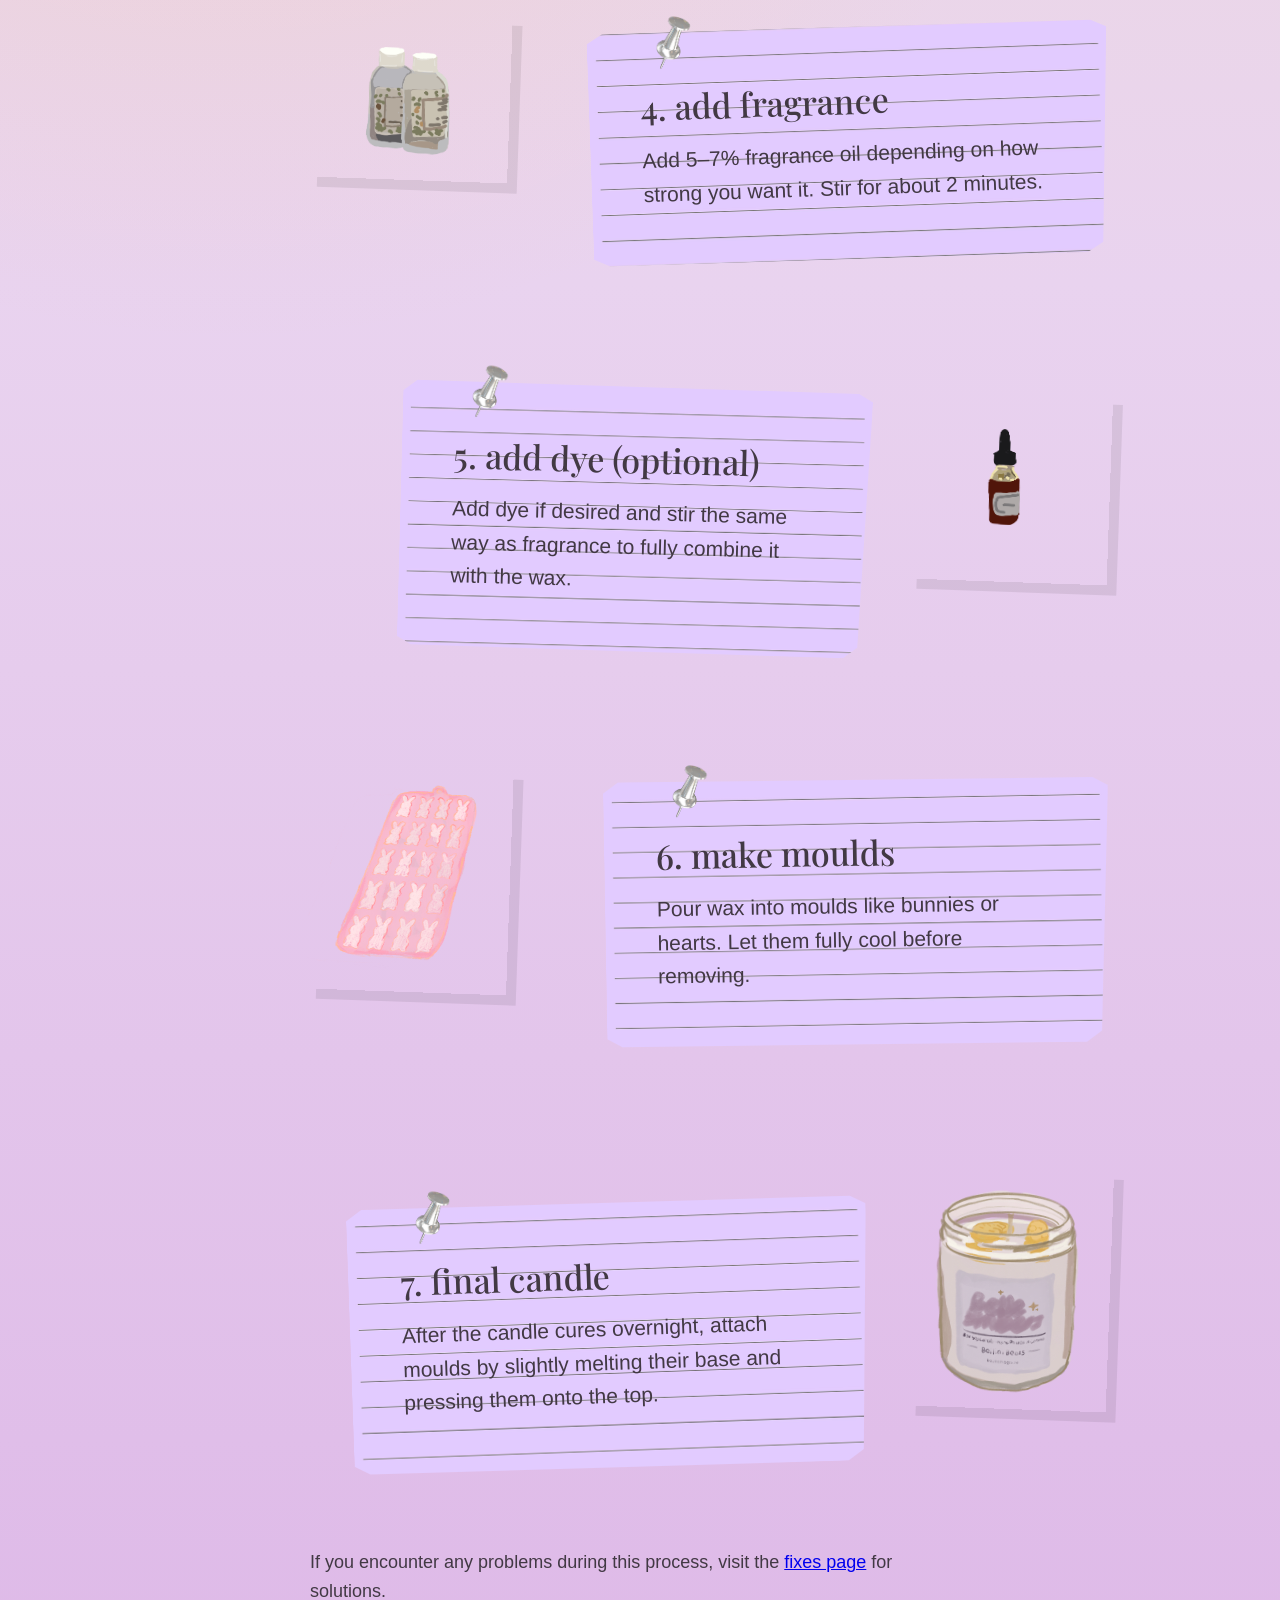
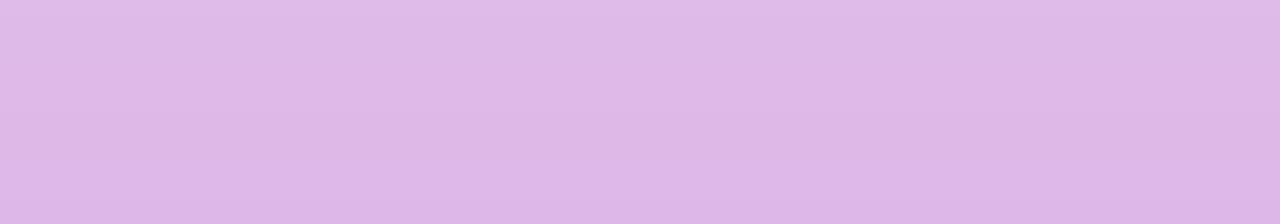
<file: process.html>
<!DOCTYPE html>
<html lang="en">
<head>
  <meta charset="UTF-8">
  <title>Process • Belle Embers</title>
  <meta name="viewport" content="width=device-width, initial-scale=1.0">

  <link rel="icon" type="image/png" href="candle-icon.png">

  <link rel="preconnect" href="https://fonts.googleapis.com">
  <link rel="preconnect" href="https://fonts.gstatic.com" crossorigin>
  <link href="https://fonts.googleapis.com/css2?family=Playfair+Display:wght@500&display=swap" rel="stylesheet">

  <link rel="stylesheet" href="candle.css">

  <style>
    .process-row{
      display:flex;
      align-items:center;
      gap:40px;
      margin-top:60px;
    }

    .process-row img{
      width:200px;
      transform:rotate(2deg);
      box-shadow:10px 10px 0 rgba(0,0,0,.08);
    }

    .process-row.reverse{
      flex-direction:row-reverse;
    }
  </style>
</head>

<body>

  <nav class="menu">
    <div class="menu-left">
      <a href="index.html">🏠 home</a>
      <a href="about.html">✨ about</a>
    </div>

    <div class="menu-right">
      <a href="builder.html">🎀 builder</a>
      <a href="materials.html">📦 materials</a>
      <a href="process.html" class="active">🕯️ process</a>
      <a href="fixes.html">🛠️ fixes</a>
    </div>
  </nav>

  <div class="left-candle">
    <div id="taper" class="taper-wrap">
      <div id="flame" class="flame"></div>

      <div class="ember ember-one"></div>
      <div class="ember ember-two"></div>
      <div class="ember ember-three"></div>
      <div class="ember ember-four"></div>

      <img src="Candle drawing.svg" class="candle-img" alt="Candle drawing">
      <div id="flameHalo" class="flame-halo"></div>
    </div>
  </div>

  <main class="wall">
    <h1 class="title">process</h1>

    <p class="intro">
      Making a candle is a slow process. Each step affects the final burn, scent, and surface.
    </p>

    <div class="process-row">
      <section class="text-block card-one">
        <h2>1. measure wax</h2>
        <p>Measure your wax based on how many candles you are making. For example, four 8 oz candles require 32 oz of wax.</p>
      </section>
      <img src="Wax.png" alt="Wax measurement">
    </div>

    <div class="process-row reverse">
      <section class="text-block card-two">
        <h2>2. melt wax</h2>
        <p>Melt the wax slowly to around 170°F. Do not overheat. Stir gently so it melts evenly.</p>
      </section>
      <img src="Melted.png" alt="Melted wax">
    </div>

    <div class="process-row">
      <section class="text-block card-three">
        <h2>3. check temperature</h2>
        <p>Let the wax cool to around 160°F before adding fragrance. A thermometer is important here.</p>
      </section>
      <img src="Temperature.png" alt="Checking temperature">
    </div>

    <div class="process-row reverse">
      <section class="text-block card-one">
        <h2>4. add fragrance</h2>
        <p>Add 5–7% fragrance oil depending on how strong you want it. Stir for about 2 minutes.</p>
      </section>
      <img src="Fragrance.png" alt="Adding fragrance">
    </div>

    <div class="process-row">
      <section class="text-block card-two">
        <h2>5. add dye (optional)</h2>
        <p>Add dye if desired and stir the same way as fragrance to fully combine it with the wax.</p>
      </section>
      <img src="Dye.png" alt="Adding dye">
    </div>

    <div class="process-row reverse">
      <section class="text-block card-three">
        <h2>6. make moulds</h2>
        <p>Pour wax into moulds like bunnies or hearts. Let them fully cool before removing.</p>
      </section>
      <img src="Moulds.png" alt="Wax moulds">
    </div>

    <div class="process-row">
      <section class="text-block card-one">
        <h2>7. final candle</h2>
        <p>After the candle cures overnight, attach moulds by slightly melting their base and pressing them onto the top.</p>
      </section>
      <img src="Final candle.png" alt="Final candle">
    </div>

    <p class="intro" style="margin-top:80px;">
      If you encounter any problems during this process, visit the <a href="fixes.html">fixes page</a> for solutions.
    </p>

  </main>

  <script src="candle.js"></script>
</body>
</html>
</file>
<file: candle.css>
:root{
  /* these are my main site colours so I can reuse them */
  --butter:#eee3c1;
  --olive:#7f8b4a;
  --ink:#423944;

  /* shadow and paper shape used on my cards */
  --paper-shadow:14px 14px 0 rgba(0,0,0,.08);
  --paper-shape:polygon(
    0% 6%, 3% 2%, 97% 3%, 100% 6%,
    98% 96%, 95% 100%, 3% 99%, 0% 96%
  );
}

*{
  /* makes padding and border easier to control */
  box-sizing:border-box;
}

html,
body{
  margin:0;
  padding:0;
  overflow-x:hidden;
}

body{
  /* general font and page background */
  font-family:"Comfortaa",sans-serif;
  color:var(--ink);
  background:
    radial-gradient(circle at 12% 22%, rgba(255,210,150,.35), transparent 28%),
    radial-gradient(circle at 18% 30%, rgba(255,185,120,.22), transparent 35%),
    linear-gradient(180deg,#f3e6c9 0%,#e9d3ef 55%,#ddb7e7 100%);
}

/* ---------------- menu ---------------- */

.menu{
  position:fixed;
  top:0;
  left:0;
  right:0;
  display:flex;
  justify-content:space-between;
  align-items:center;
  padding:18px 30px;
  background:rgba(243,234,216,.92);
  backdrop-filter:blur(6px);
  z-index:2000;
}

.menu-left,
.menu-right{
  display:flex;
  gap:22px;
}

.menu a{
  position:relative;
  color:var(--ink);
  text-decoration:none;
  font-family:"Playfair Display",serif;
  font-size:20px;
  padding:6px 14px;
  border-radius:999px;
  transition:all 0.25s ease;
}

/* subtle hover */
.menu a:hover{
  background:rgba(210,180,230,0.25);
}

/* ---------------- shared page layout ---------------- */

.wall{
  position:relative;
  max-width:1100px;
  min-height:240vh;
  margin:0 auto;
  padding:110px 80px 200px 150px;
}

.info-wall{
  min-height:auto;
}

.title{
  margin:0;
  font-family:"Playfair Display",serif;
  font-size:56px;
  font-weight:500;
  text-shadow:2px 2px 0 rgb(207,174,225);
  transform:rotate(-1deg);
}

.intro{
  max-width:640px;
  margin-top:20px;
  font-size:18px;
  line-height:1.6;
}

/* ---------------- home and about scene scaling ---------------- */

body.home .wall,
body.about-home .wall,
body.builder-home .wall{
  width:100%;
  max-width:none;
  min-height:0;
  margin:0;
  padding-left:150px;
}

.scene,
.about-scene,
.builder-scene{
  position:absolute;
  top:0;
  left:50%;
  transform:translateX(-50%);
  transform-origin:top center;
}

.scene{
  width:1330px;
  min-height:2550px;
  padding:110px 80px 260px 150px;
}

.about-scene{
  width:1330px;
  min-height:1800px;
  padding:110px 80px 220px 150px;
}

.builder-scene{
  width:1330px;
  min-height:1800px;
  padding:110px 80px 220px 150px;
}

/* ---------------- left candle ---------------- */

.left-candle{
  position:fixed;
  top:0;
  left:-50px;
  height:100vh;
  pointer-events:none;
  z-index:999;
}

.taper-wrap{
  position:absolute;
  top:-30px;
  left:0;
  width:140px;
}

.candle-img{
  width:280px;
}

/* flame styling */
.flame{
  position:absolute;
  top:113px;
  left:107px;
  width:26px;
  height:46px;
  transform:translateX(-50%);
  border-radius:50% 50% 50% 50% / 65% 65% 35% 35%;
  background:radial-gradient(circle at 50% 65%, #fff6d6, #ffd37a, #ff9c3a);
  box-shadow:
    0 0 10px #ffcf7a,
    0 0 25px rgba(255,170,60,.6),
    0 0 45px rgba(255,140,40,.4);
  animation:flicker .8s infinite alternate;
}

/* flame animation */
@keyframes flicker{
  0%{transform:translateX(-50%) rotate(-2deg) scaleY(.96);}
  50%{transform:translateX(-50%) rotate(2deg) scaleY(1.04);}
  100%{transform:translateX(-50%) rotate(-1deg) scaleY(.98);}
}

/* soft glow around the flame */
.flame-halo{
  position:fixed;
  top:92px;
  left:82px;
  width:170px;
  height:170px;
  pointer-events:none;
  z-index:2;
  border-radius:50%;
  background:
    radial-gradient(circle,
      rgba(255,220,165,.30) 0%,
      rgba(255,185,110,.16) 35%,
      rgba(255,160,90,.07) 55%,
      rgba(255,160,90,0) 75%
    );
  filter:blur(22px);
  mix-blend-mode:screen;
}

/* ---------------- embers ---------------- */

.ember{
  position:absolute;
  width:8px;
  height:8px;
  opacity:0;
  border-radius:50%;
  background:radial-gradient(circle,#ffd47a 0%,#ff9e3a 60%,transparent);
  filter:drop-shadow(0 0 10px rgba(255,170,80,.8));
  animation:emberRise 7s linear infinite;
}

.ember-one{left:108px;top:118px;}
.ember-two{left:114px;top:120px;animation-delay:2s;}
.ember-three{left:104px;top:122px;animation-delay:4s;}
.ember-four{left:110px;top:119px;animation-delay:6s;}

@keyframes emberRise{
  0%{
    transform:translateY(0) scale(.6);
    opacity:0;
  }
  15%{
    opacity:1;
  }
  60%{
    transform:translateY(-120px) translateX(20px) scale(.9);
  }
  100%{
    transform:translateY(-240px) translateX(-10px) scale(.5);
    opacity:0;
  }
}

/* ---------------- room image ---------------- */
.room{
  width:760px;
  display:block;
  margin:40px auto 30px auto;
  border-radius:18px;
  transform:rotate(-1deg);
  box-shadow:14px 14px 0 rgba(0,0,0,.08);
}

/* ---------------- paper cards ---------------- */

.text-block,
.about-card{
  position:relative;
}

.text-block::after,
.about-card::after{
  content:"";
  position:absolute;
  inset:0;
  z-index:-1;
  background-image:url("purpleindex.jpg");
  background-size:cover;
  background-position:center;
  background-repeat:no-repeat;
  box-shadow:var(--paper-shadow);
  clip-path:var(--paper-shape);
}

.text-block::before,
.about-card::before{
  content:"";
  position:absolute;
  background-image:url("silverpushpin.png");
  background-size:contain;
  background-repeat:no-repeat;
}

.text-block{
  width:620px;
  max-width:620px;
  margin-top:80px;
  padding:56px 52px;
}

.text-block::before{
  top:-18px;
  width:70px;
  height:70px;
}

.text-block h2{
  margin:0 0 14px 0;
  font-family:"Playfair Display",serif;
  font-size:34px;
  font-weight:500;
}

.text-block p{
  margin:0;
  font-size:21px;
  line-height:1.6;
}

/* slightly different card positions so it feels scrapbook-like */
.card-one{
  margin-top:90px;
  margin-left:40px;
  transform:rotate(-2deg);
}

.card-two{
  margin-top:60px;
  margin-left:90px;
  transform:rotate(1.5deg);
}

.card-three{
  margin-top:60px;
  margin-left:55px;
  transform:rotate(-1deg);
}

/* home page hover effect */
body.home .text-block{
  cursor:pointer;
  transition:transform .25s ease, box-shadow .25s ease;
}

body.home .text-block:hover{
  transform:translateY(-6px) rotate(0deg) scale(1.02);
}

/* make whole home cards clickable */
.card-link{
  display:block;
  width:fit-content;
  max-width:100%;
  text-decoration:none;
  color:inherit;
}

body.home .card-link:hover .text-block{
  transform:translateY(-6px) rotate(0deg) scale(1.02);
}

/* ---------------- about page ---------------- */

/* main photo */
.about-hero{
  width:760px;
  display:block;
  margin:40px auto 30px auto;
  border-radius:18px;
  transform:rotate(-1deg);
  box-shadow:14px 14px 0 rgba(0,0,0,.08);
}

/* intro paper block */
.about-intro-block{
  position:relative;
  max-width:760px;
  margin:0 auto;
  padding:44px 44px 36px;
  transform:rotate(-1deg);
}

.about-intro-block::after{
  content:"";
  position:absolute;
  inset:0;
  background-image:url("purpleindex.jpg");
  background-size:cover;
  background-position:center;
  box-shadow:14px 14px 0 rgba(0,0,0,.08);
  clip-path:polygon(
    0% 6%,3% 2%,97% 3%,100% 6%,
    98% 96%,95% 100%,3% 99%,0% 96%
  );
  z-index:-1;
}

.about-intro-block::before{
  content:"";
  position:absolute;
  top:-14px;
  left:18px;
  width:60px;
  height:60px;
  background-image:url("silverpushpin.png");
  background-size:contain;
  background-repeat:no-repeat;
}

.about-intro{
  margin:0 0 18px 0;
  font-size:18px;
  line-height:1.8;
}

.about-intro:last-child{
  margin-bottom:0;
}

/* grid of cards */
.about-grid{
  display:grid;
  grid-template-columns:repeat(2, minmax(0,1fr));
  gap:44px;
  max-width:1000px;
  margin:70px auto 0 auto;
  position:relative;
}

.about-card{
  min-height:220px;
  padding:44px 40px;
  position:relative;
}

.about-card:nth-child(1){ transform:rotate(-1.2deg); }
.about-card:nth-child(2){ transform:rotate(.9deg); }
.about-card:nth-child(3){ transform:rotate(-.8deg); }
.about-card:nth-child(4){ transform:rotate(1.1deg); }

.about-card h2{
  margin:0 0 16px 0;
  font-family:"Playfair Display",serif;
  font-size:34px;
}

.about-card p{
  margin:0;
  font-size:18px;
  line-height:1.7;
}

/* jar overlaps the about section */
.about-jar{
  position:absolute;
  right:100px;
  top:685px;
  width:240px;
  transform:rotate(10deg);
  z-index:50;
  filter:drop-shadow(10px 14px 18px rgba(0,0,0,.25));
  pointer-events:none;
}

/* ---------------- hanging pieces ---------------- */

.hanging-piece{
  position:absolute;
  z-index:20;
  opacity:0;
  pointer-events:none;
  transition:
    opacity 1.1s ease,
    transform 1.1s cubic-bezier(.2,.8,.2,1);
}

.hanging-piece img{
  display:block;
  width:270px;
  height:auto;
  filter:drop-shadow(10px 14px 18px rgba(0,0,0,.22));
  transform-origin:top center;
  animation:gentleSwing 4s ease-in-out infinite;
}

.piece-string{
  position:absolute;
  z-index:10;
  width:3px;
  background:linear-gradient(
    to bottom,
    rgba(199,147,104,0.65),
    rgba(163,156,149,0.85)
  );
}

.piece-one{
  top:1420px;
  right:10px;
  transform:translateY(-260px) rotate(-14deg) scale(.98);
}

.piece-one .piece-string{
  top:-165px;
  left:34%;
  height:145px;
  transform:translateX(-50%);
}

.piece-two{
  top:1840px;
  right:230px;
  transform:translateY(250px) rotate(14deg) scale(.92);
}

.piece-two .piece-string{
  top:-700px;
  left:64%;
  height:660px;
  transform:translateX(-50%);
}

.hanging-piece.show{
  opacity:1;
}

.piece-one.show{
  transform:translateY(0) rotate(-7deg) scale(1);
}

.piece-two.show{
  transform:translateY(0) rotate(7deg) scale(1);
}

@keyframes gentleSwing{
  0%{transform:rotate(-6deg);}
  50%{transform:rotate(6deg);}
  100%{transform:rotate(-6deg);}
}

/* ---------------- builder buttons ---------------- */

.builder-controls button{
  border:2px solid transparent;
  background:#f6ecf6;
  border-radius:12px;
  cursor:pointer;
  display:flex;
  flex-direction:column;
  align-items:center;
  justify-content:center;
  gap:8px;
  padding:12px 16px;
  min-width:100px;
  min-height:100px;
  transition:
    transform 0.2s,
    border-color 0.2s,
    box-shadow 0.2s,
    background 0.2s;
}

.builder-controls button:hover{
  transform:translateY(-2px);
}

.builder-controls button.active{
  border:2px solid rgba(66,57,68,.55);
  box-shadow:0 4px 12px rgba(0,0,0,0.15);
  background:#ead8ec;
}

.builder-controls button.active img{
  border:none !important;
  box-shadow:none !important;
}

.builder-controls button.active .sparkle-icon{
  transform:scale(1.2);
}

.sparkle-icon{
  font-size:34px;
  line-height:1;
  transition:transform 0.2s;
}

#clearBtn{
  font-family:"Playfair Display",serif;
  font-size:16px;
  font-weight:500;
}

/* ---------------- sparkles ---------------- */

.sparkle{
  position:absolute;
  opacity:0;
  background:radial-gradient(circle,#ffe6a8 0%,#ffc46b 45%,#ff9e45 70%,transparent);
  clip-path:polygon(
    50% 0%,
    61% 35%,
    100% 50%,
    61% 65%,
    50% 100%,
    39% 65%,
    0% 50%,
    39% 35%
  );
  filter:drop-shadow(0 0 10px rgba(255,200,120,.45));
  transition:opacity .8s ease;
  animation:sparkleFloat 10s ease-in-out infinite;
}

.sparkle.show{
  opacity:1;
}

.sparkle-one{top:1380px;right:210px;width:20px;height:20px;}
.sparkle-two{top:1460px;right:95px;width:14px;height:14px;}
.sparkle-three{top:1570px;right:300px;width:22px;height:22px;}
.sparkle-four{top:1755px;right:250px;width:12px;height:12px;}
.sparkle-five{top:1850px;right:430px;width:18px;height:18px;}
.sparkle-six{top:1940px;right:220px;width:16px;height:16px;}

@keyframes sparkleFloat{
  0%{transform:translateY(0) scale(.9);}
  50%{transform:translateY(-20px) scale(1);}
  100%{transform:translateY(-40px) scale(.9);}
}

.home-hero{
  width:760px;
  display:block;
  margin:40px auto 30px auto;
  border-radius:18px;
  transform:rotate(-1deg);
  box-shadow:14px 14px 0 rgba(0,0,0,.08);
}

/* ---------------- footer ---------------- */

.footer{
  position:relative;
  padding:120px 20px 60px;
  text-align:center;
  font-size:14px;
  opacity:.7;
}

@media (max-width: 600px){

  .menu{
    flex-direction:column;
    align-items:flex-start;
    gap:8px;
    padding:12px 16px;
  }

  .menu-left,
  .menu-right{
    flex-wrap:wrap;
    gap:8px;
  }

  .menu a{
    font-size:15px;
    padding:4px 10px;
  }

}

/* ---------------- FIX NON-SCALED PAGES ---------------- */

@media (max-width: 768px){

  /* general page spacing */
  .wall{
    padding:140px 20px 80px 20px;
  }

  .title{
    font-size:34px;
  }

  .intro{
    font-size:16px;
    max-width:100%;
  }

  /* cards shrink properly */
  .text-block{
    width:100%;
    max-width:100%;
    padding:30px 22px;
  }

  .text-block h2{
    font-size:26px;
  }

  .text-block p{
    font-size:16px;
  }

  /* remove sideways offsets */
  .card-one,
  .card-two,
  .card-three{
    margin-left:0;
  }

  /* process page rows stack */
  .process-row{
    flex-direction:column !important;
    align-items:flex-start;
  }

  .process-row img{
    width:140px;
  }

  /* builder page */
  .builder-controls{
    justify-content:center;
  }

  .candle-top{
    width:260px;
    height:260px;
  }

}

/* keep content clear of the candle on all pages */
.wall{
  padding-left:220px; /* was ~150px */
}

.left-candle{
  left:-70px;
}

@media (max-width: 900px){

  body.builder-home .wall{
    width:100%;
    max-width:none;
    min-height:auto;
    margin:0;
    padding:140px 20px 80px 20px;
  }

  .builder-scene{
    position:relative;
    top:auto;
    left:auto;
    width:100%;
    min-height:auto;
    padding:0;
    transform:none !important;
  }

  .builder-box{
    width:100%;
    max-width:100%;
    padding:28px 18px 32px;
  }

  .builder-intro{
    max-width:100%;
    font-size:16px;
    line-height:1.6;
  }

  .builder-controls{
    justify-content:center;
    gap:10px;
    margin:30px 0 24px;
  }

  .builder-controls button{
    min-width:86px;
    min-height:86px;
    padding:10px 12px;
  }

  .builder-controls button .topper-title{
    font-size:13px;
  }

  .builder-controls button img{
    width:40px;
  }

  #clearBtn{
    margin-left:0;
    margin-top:4px;
  }

  .builder-canvas-wrap{
    width:100%;
  }

  .candle-top{
    width:260px;
    height:260px;
  }

  .top-wick{
    top:92px;
    height:30px;
  }

  .top-flame{
    top:62px;
  }

  body.about-home .wall{
    width:100%;
    max-width:none;
    min-height:auto !important;
    height:auto !important;
    margin:0;
    padding:180px 20px 120px 20px !important;
  }

  .about-scene{
    position:relative !important;
    top:auto !important;
    left:auto !important;
    width:100% !important;
    min-height:auto !important;
    height:auto !important;
    padding:0 0 80px 0 !important;
    transform:none !important;
    overflow:visible !important;
  }

  body.about-home .title{
    font-size:34px;
    margin-top:0;
  }

  .about-hero{
    width:100%;
    max-width:100%;
  }

  .about-intro-block{
    max-width:100%;
    padding:30px 22px;
    transform:none;
  }

  .about-intro{
    font-size:16px;
    line-height:1.7;
  }

  .about-grid{
    grid-template-columns:1fr;
    gap:26px;
    margin-top:40px;
  }

  .about-card{
    min-height:auto;
    transform:none !important;
    padding:30px 22px;
  }

  .about-card h2{
    font-size:26px;
  }

  .about-card p{
    font-size:16px;
  }

  .about-jar{
    display:none;
  }

  body.home .wall{
    width:100%;
    max-width:none;
    min-height:auto !important;
    height:auto !important;
    margin:0;
    padding:180px 20px 120px 20px !important;
  }

  .scene{
    position:relative !important;
    top:auto !important;
    left:auto !important;
    width:100% !important;
    min-height:auto !important;
    height:auto !important;
    padding:0 0 80px 0 !important;
    transform:none !important;
    overflow:visible !important;
  }

  .room{
    width:100%;
    max-width:100%;
  }

  .hanging-piece,
  .sparkle{
    display:none;
  }
}

@media (min-width: 901px) and (max-width: 1400px){
  body.builder-home .wall{
    padding-left:210px;
  }

  .builder-scene{
    padding-left:210px;
  }
}
</file>
